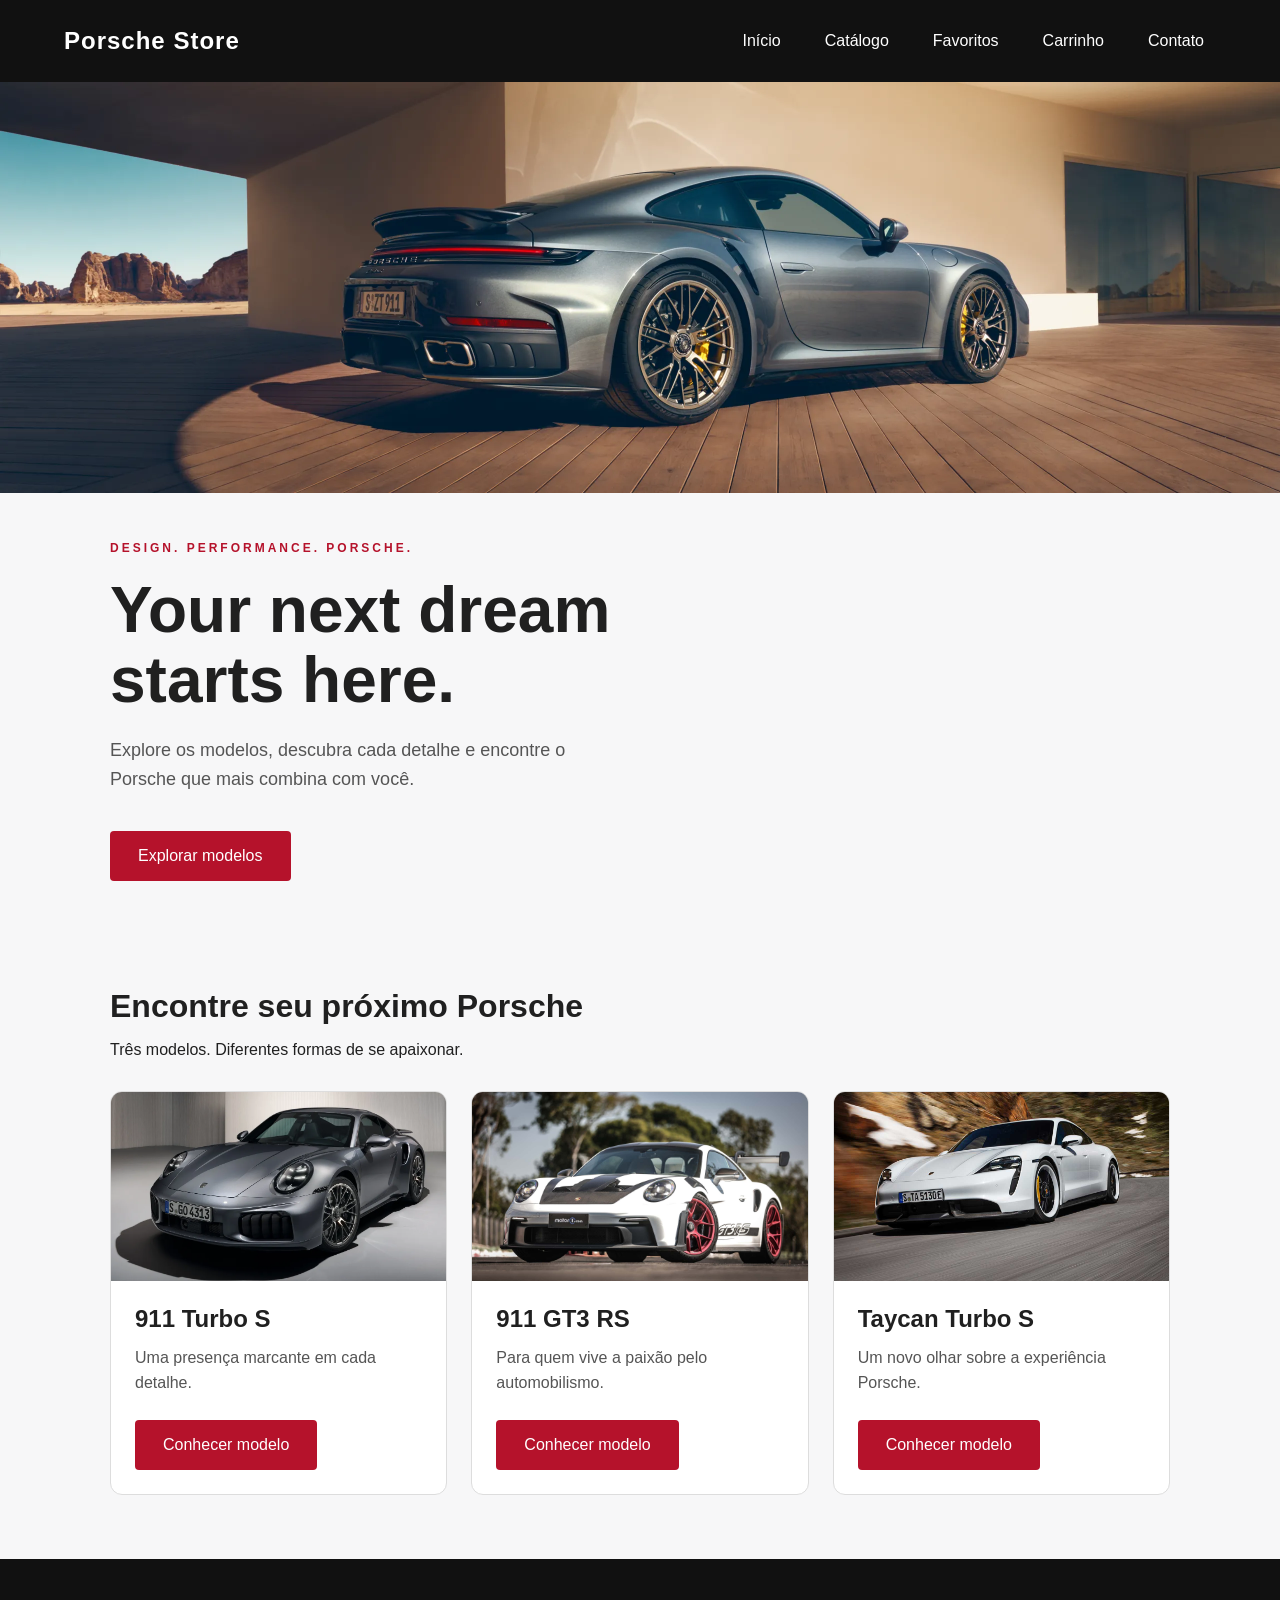
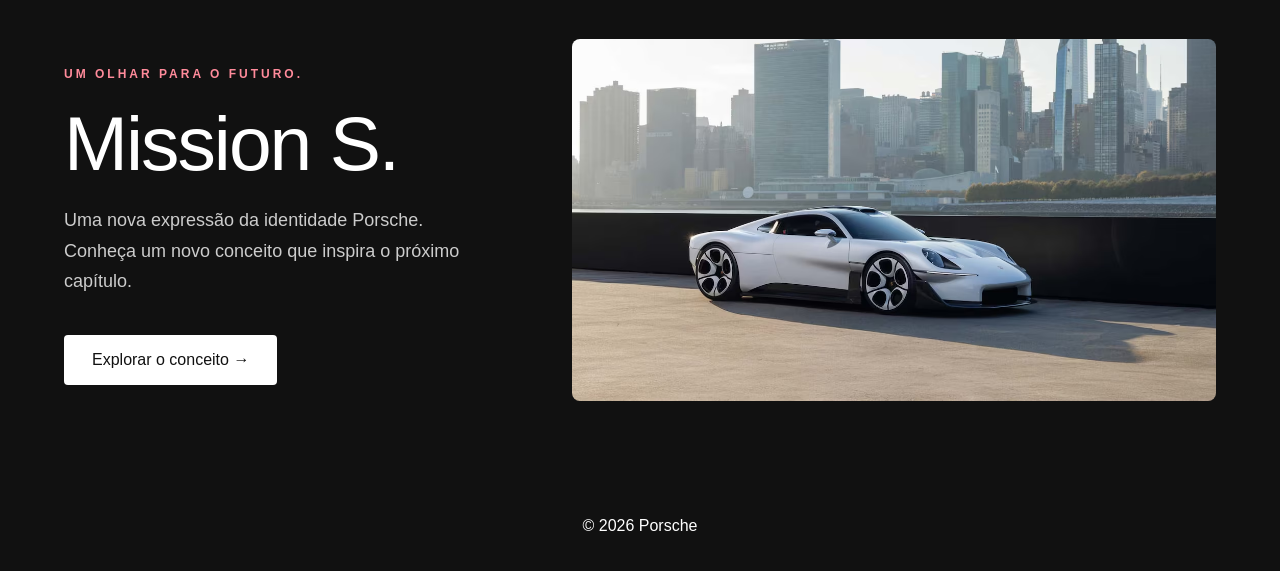
<file: index.html>
<!DOCTYPE html>
<html lang="pt-BR">
<head>
    <meta charset="UTF-8">
    <meta name="viewport" content="width=device-width, initial-scale=1.0">
    <title>Porsche Store | Início</title>
    <link rel="stylesheet" href="css/style.css">
    <style>
        .pagina-inicial .destaque h1 {
            text-wrap: balance;
        }
    </style>
</head>
<body>
    <header class="cabecalho">
        <a class="marca" href="index.html">
            Porsche Store
        </a>

        <nav class="menu" aria-label="Menu principal">
            <a href="index.html">Início</a>
            <a href="catalogo.html">Catálogo</a>
            <a href="favoritos.html">Favoritos</a>
            <a href="carrinho.html">Carrinho</a>
            <a href="contato.html">Contato</a>
        </nav>
    </header>

    <main class="pagina-inicial">
        <div class="banner">
            <img
                class="imagem-destaque"
                src="img/porsche-destaque.webp"
                alt="Porsche 911 Carrera Turbo S prata visto de trás e de lado em um cenário com arquitetura moderna."
            >    
        </div>
        <section class="destaque">
            <p class="destaque-etiqueta" style="margin-top: 0;">Design. Performance. Porsche.</p>
            <h1>Your next dream starts here.</h1>
            <p class="destaque-descricao">
                Explore os modelos, descubra cada detalhe e encontre o Porsche que mais combina com você.
            </p>
            <a class="botao" href="catalogo.html">Explorar modelos</a>
        </section>

        <section class="modelos">
            <h2>Encontre seu próximo Porsche</h2>
            <p>Três modelos. Diferentes formas de se apaixonar.</p>

            <div class="grade-modelos">
                <article class="card-modelo revelar">
                    <img
                        src="img/911-turbo-s.webp"
                        alt="Porsche 911 Turbo S"
                        loading="lazy"
                    >
                    <div class="card-conteudo">
                        <h3>911 Turbo S</h3>
                        <p>Uma presença marcante em cada detalhe.</p>
                        <a class="botao" href="911-turbo-s.html">
                            Conhecer modelo
                        </a>
                    </div>
                </article>

                <article class="card-modelo revelar">
                    <img
                        src="img/911-gt3-rs.jpg"
                        alt="Porsche 911 GT3 RS"
                        loading="lazy"
                    >
                    <div class="card-conteudo">
                        <h3>911 GT3 RS</h3>
                        <p>Para quem vive a paixão pelo automobilismo.</p>
                        <a class="botao" href="911-gt3-rs.html">
                            Conhecer modelo
                        </a>
                    </div>
                </article>

                <article class="card-modelo revelar">
                    <img
                        src="img/taycan-turbo-s.jpg"
                        alt="Porsche Taycan Turbo S"
                        loading="lazy"
                    >
                    <div class="card-conteudo">
                        <h3>Taycan Turbo S</h3>
                        <p>Um novo olhar sobre a experiência Porsche.</p>
                        <a class="botao" href="taycan-turbo-s.html">
                            Conhecer modelo
                        </a>
                    </div>
                </article>
            </div>

        </section>

        <section class="conceito">
            <div class="conceito-layout">
                <div class="conceito-texto revelar">
                    <p class="destaque-etiqueta">Um olhar para o futuro.</p>
                    <h2>Mission S.</h2>
                    <p class="conceito-descricao">
                        Uma nova expressão da identidade Porsche.
                        Conheça um novo conceito que inspira o próximo capítulo.
                    </p>
                    <a class="botao botao-claro" href="mission-s.html">
                        Explorar o conceito →
                    </a>
                </div>

                <div class="conceito-imagem revelar">
                    <img
                        src="img/mission-s.avif"
                        alt="Porsche Mission S"
                        loading="lazy"
                    >
                </div>
            </div>

        </section>

    </main>

    <footer>
        <p>&copy; 2026 Porsche</p>
    </footer>
    <script src="js/script.js"></script>
</body>
</html>
</file>
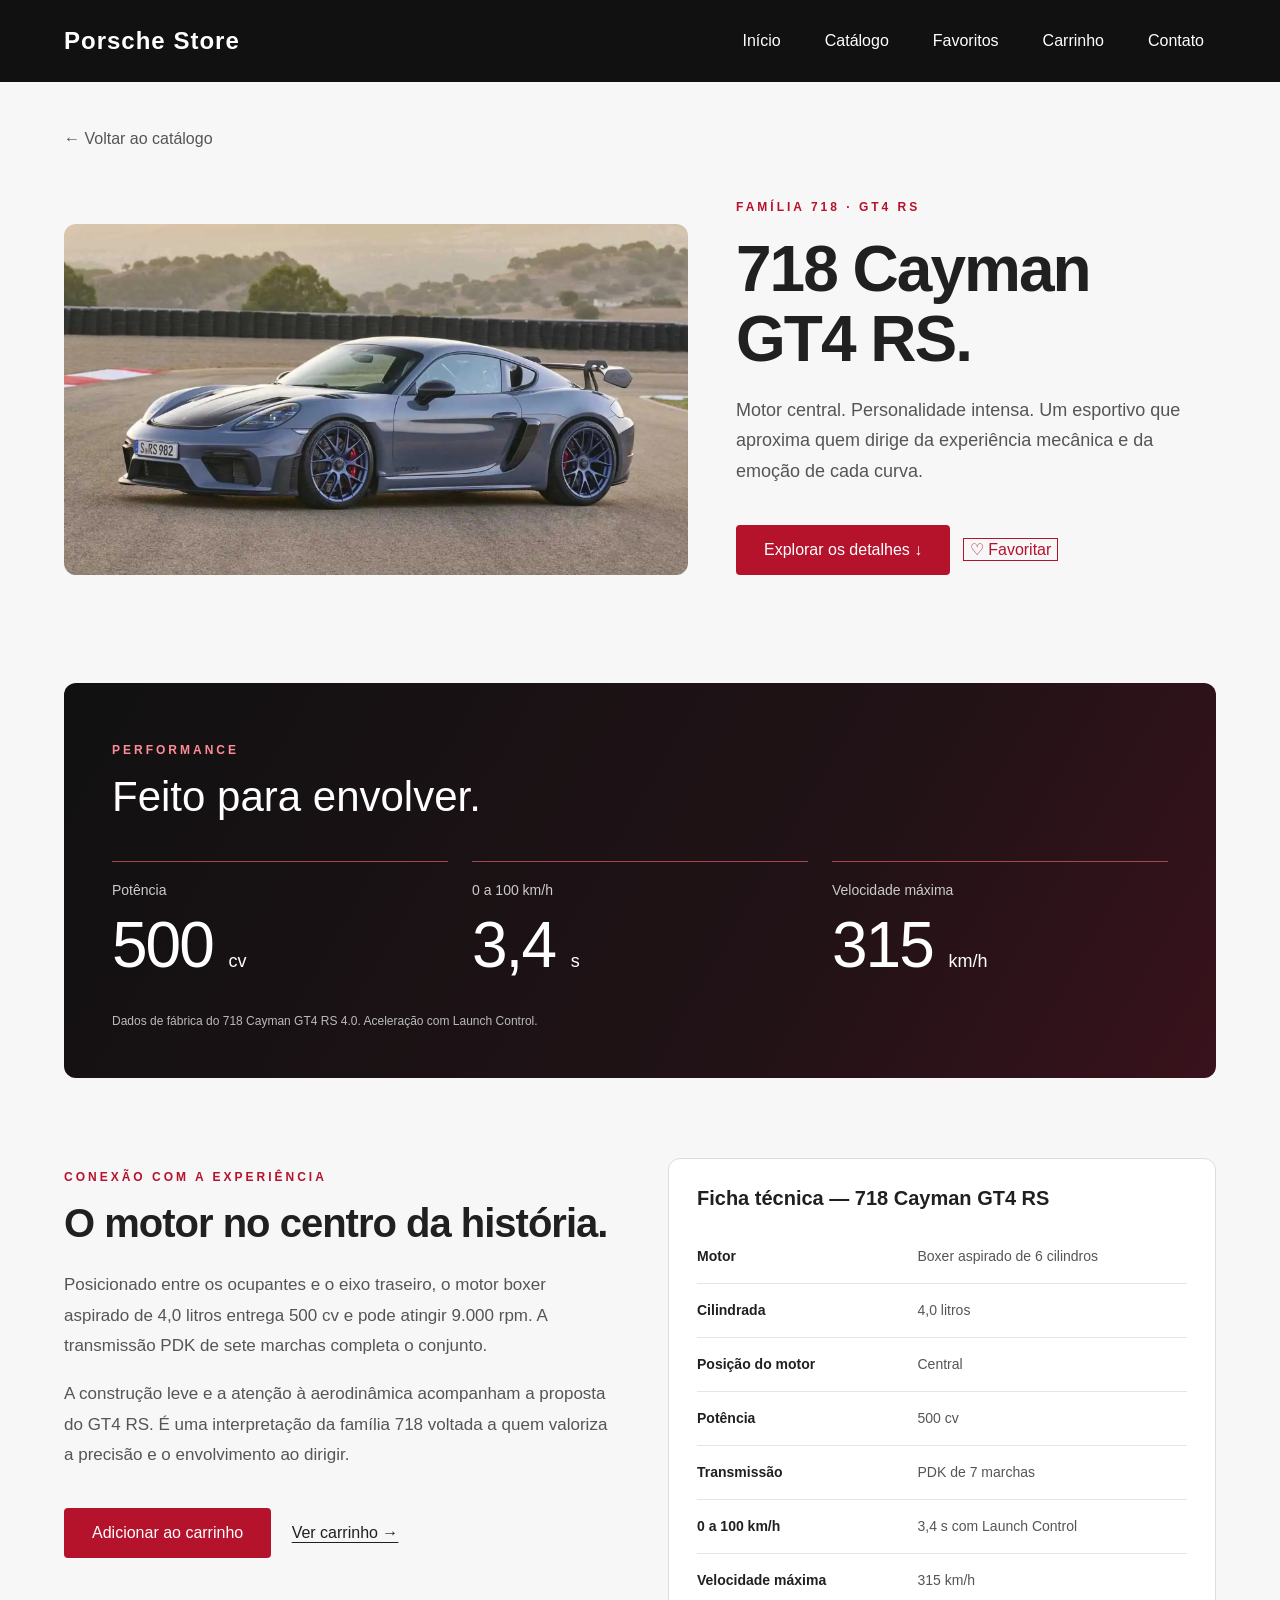
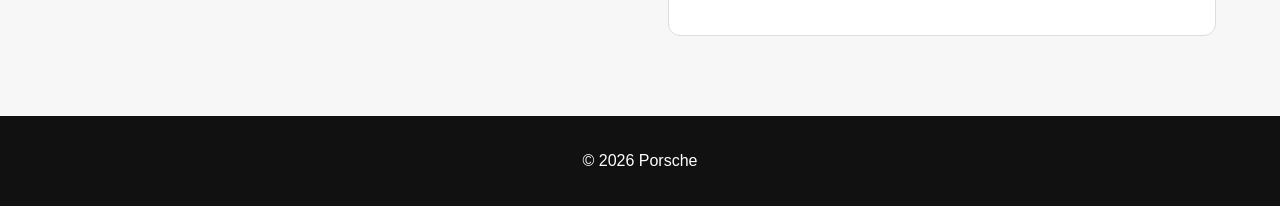
<file: 718-cayman-gt4-rs.html>
<!DOCTYPE html>
<html lang="pt-BR">
<head>
    <meta charset="UTF-8">
    <meta name="viewport" content="width=device-width, initial-scale=1.0">
    <title>718 Cayman GT4 RS | Porsche Store</title>
    <link rel="stylesheet" href="css/style.css">
    <script src="js/script.js" defer></script>
</head>
<body>
    <header class="cabecalho">
        <a class="marca" href="index.html">Porsche Store</a>

        <nav class="menu" aria-label="Menu principal">
            <a href="index.html">Início</a>
            <a href="catalogo.html">Catálogo</a>
            <a href="favoritos.html">Favoritos</a>
            <a href="carrinho.html">Carrinho</a>
            <a href="contato.html">Contato</a>
        </nav>
    </header>

    <main class="pagina-modelo">
        <a class="voltar" href="catalogo.html">← Voltar ao catálogo</a>

        <section class="modelo-apresentacao" aria-labelledby="nome-modelo">
            <div class="modelo-foto revelar">
                <img src="img/718-cayman-gt4-rs.webp"
                     alt="Porsche 718 Cayman GT4 RS">
            </div>

            <div class="modelo-informacoes revelar">
                <p class="destaque-etiqueta">Família 718 · GT4 RS</p>
                <h1 id="nome-modelo">718 Cayman GT4 RS.</h1>

                <p class="modelo-descricao">
                    Motor central. Personalidade intensa.
                    Um esportivo que aproxima quem dirige
                    da experiência mecânica e da emoção de cada curva.
                </p>

                <a class="botao" href="#detalhes">Explorar os detalhes ↓</a>

                <button class="botao-favorito" type="button"
                        data-favorito="718-cayman-gt4-rs" aria-pressed="false">
                        ♡ Favoritar
                    </button>
                    <p class="mensagem-favorito" role="status"></p>
            </div>
        </section>

        <section class="modelo-desempenho revelar"
                 aria-labelledby="titulo-desempenho">
            <p class="destaque-etiqueta">Performance</p>
            <h2 id="titulo-desempenho">Feito para envolver.</h2>

            <dl class="grade-desempenho">
                <div>
                    <dt>Potência</dt>
                    <dd>500 <span>cv</span></dd>
                </div>
                <div>
                    <dt>0 a 100 km/h</dt>
                    <dd>3,4 <span>s</span></dd>
                </div>
                <div>
                    <dt>Velocidade máxima</dt>
                    <dd>315 <span>km/h</span></dd>
                </div>
            </dl>

            <p class="desempenho-nota">
                Dados de fábrica do 718 Cayman GT4 RS 4.0.
                Aceleração com Launch Control.
            </p>
        </section>

        <section class="modelo-detalhes revelar" id="detalhes"
                 aria-labelledby="titulo-detalhes">
            <div class="modelo-detalhes-texto">
                <p class="destaque-etiqueta">Conexão com a experiência</p>
                <h2 id="titulo-detalhes">O motor no centro da história.</h2>

                <p>
                    Posicionado entre os ocupantes e o eixo traseiro,
                    o motor boxer aspirado de 4,0 litros entrega
                    500 cv e pode atingir 9.000 rpm.
                    A transmissão PDK de sete marchas completa o conjunto.
                </p>

                <p>
                    A construção leve e a atenção à aerodinâmica
                    acompanham a proposta do GT4 RS. É uma interpretação
                    da família 718 voltada a quem valoriza a precisão
                    e o envolvimento ao dirigir.
                </p>

                <button class="botao botao-comprar" type="button"
                        data-comprar="718-cayman-gt4-rs">
                    Adicionar ao carrinho
                </button>

                <a class="link-carrinho" href="carrinho.html">Ver carrinho →</a>

                <p class="mensagem-carrinho" role="status"></p>
            </div>

            <div class="ficha-modelo">
                <table>
                    <caption>Ficha técnica — 718 Cayman GT4 RS</caption>
                    <tbody>
                        <tr>
                            <th scope="row">Motor</th>
                            <td>Boxer aspirado de 6 cilindros</td>
                        </tr>
                        <tr>
                            <th scope="row">Cilindrada</th>
                            <td>4,0 litros</td>
                        </tr>
                        <tr>
                            <th scope="row">Posição do motor</th>
                            <td>Central</td>
                        </tr>
                        <tr>
                            <th scope="row">Potência</th>
                            <td>500 cv</td>
                        </tr>
                        <tr>
                            <th scope="row">Transmissão</th>
                            <td>PDK de 7 marchas</td>
                        </tr>
                        <tr>
                            <th scope="row">0 a 100 km/h</th>
                            <td>3,4 s com Launch Control</td>
                        </tr>
                        <tr>
                            <th scope="row">Velocidade máxima</th>
                            <td>315 km/h</td>
                        </tr>
                    </tbody>
                </table>
            </div>
        </section>
    </main>

    <footer>
        <p>&copy; 2026 Porsche</p>
    </footer>
</body>
</html>
</file>
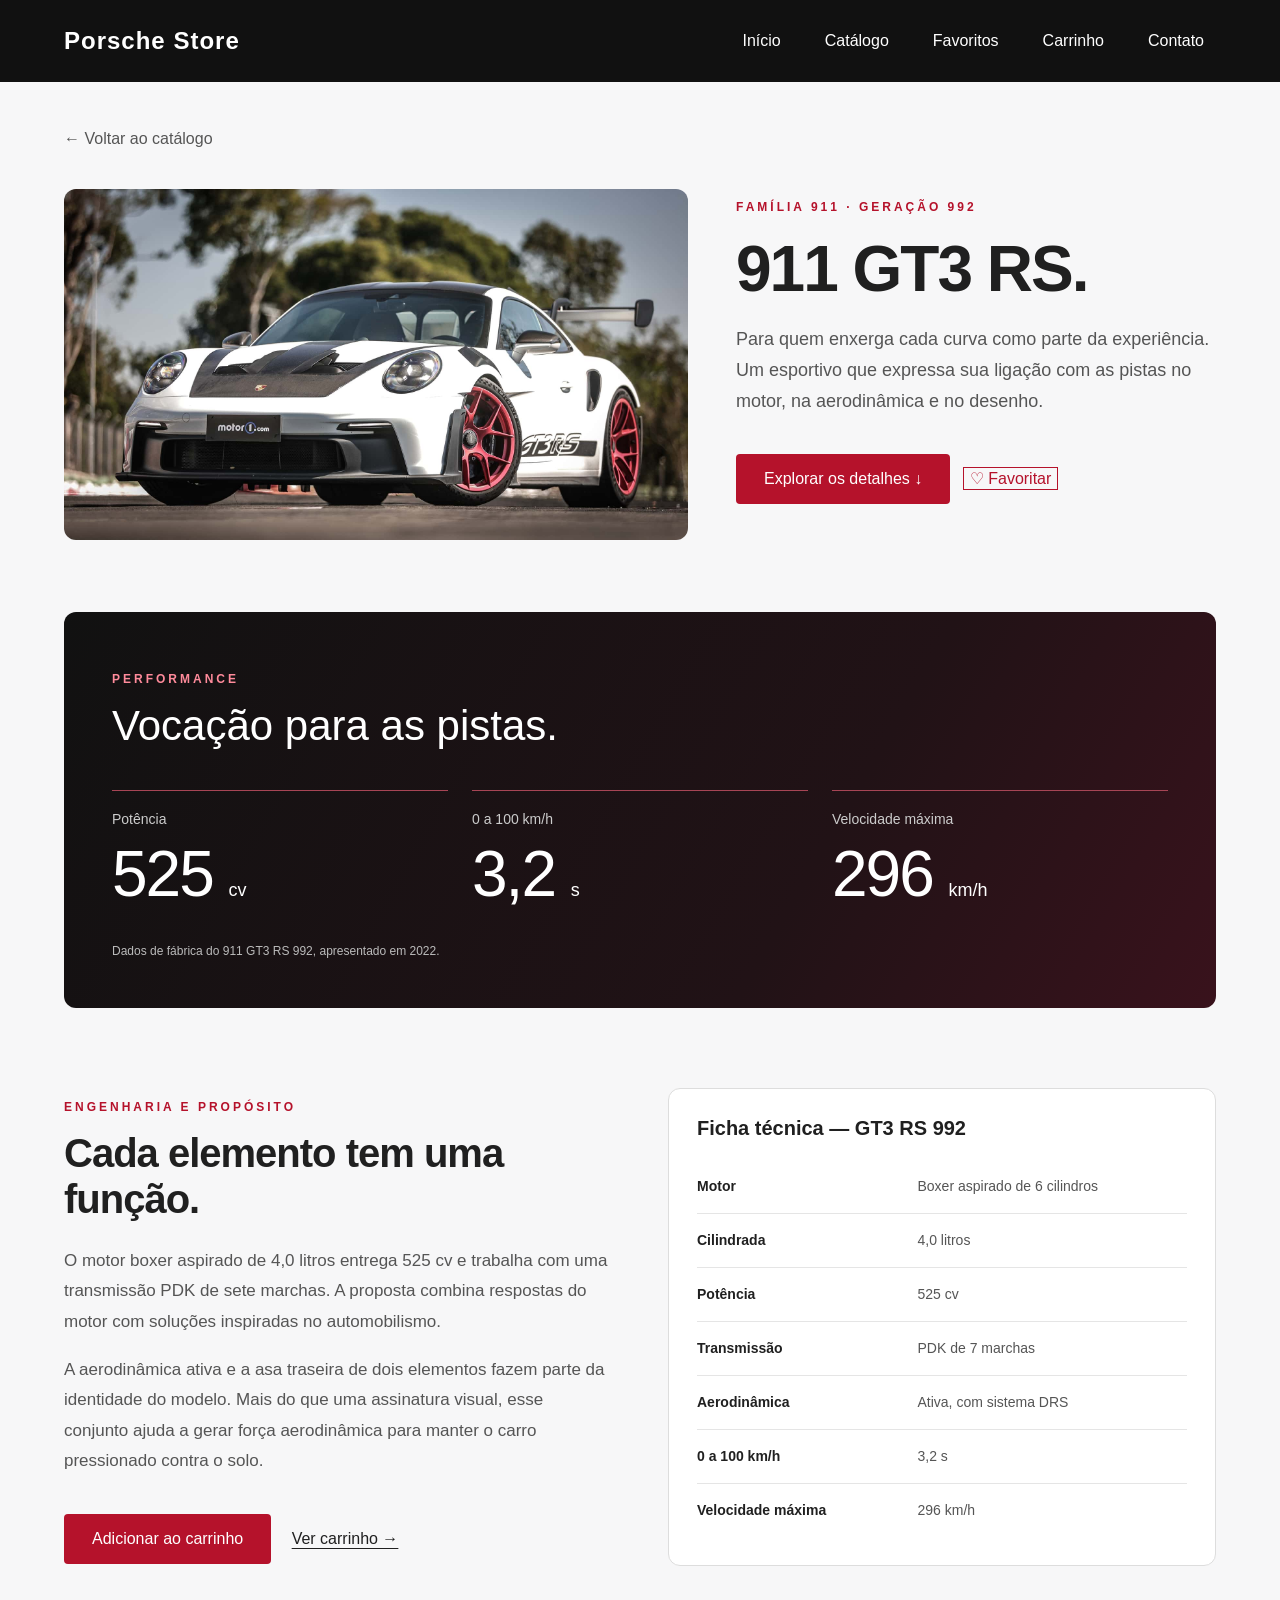
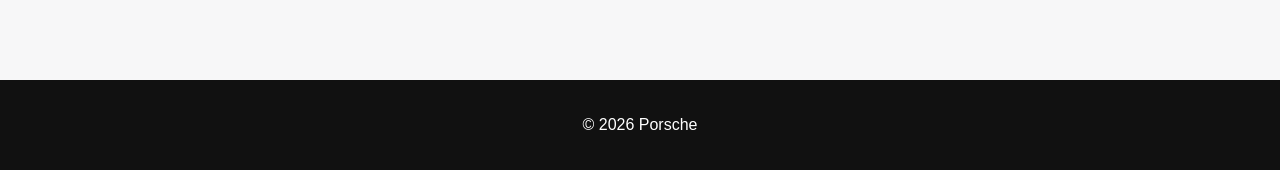
<file: 911-gt3-rs.html>
<!DOCTYPE html>
<html lang="pt-BR">
<head>
    <meta charset="UTF-8">
    <meta name="viewport" content="width=device-width, initial-scale=1.0">
    <title>911 GT3 RS | Porsche Store</title>
    <link rel="stylesheet" href="css/style.css">
    <script src="js/script.js" defer></script>
</head>
<body>
    <header class="cabecalho">
        <a class="marca" href="index.html">Porsche Store</a>

        <nav class="menu" aria-label="Menu principal">
            <a href="index.html">Início</a>
            <a href="catalogo.html">Catálogo</a>
            <a href="favoritos.html">Favoritos</a>
            <a href="carrinho.html">Carrinho</a>
            <a href="contato.html">Contato</a>
        </nav>
    </header>

    <main class="pagina-modelo">
        <a class="voltar" href="catalogo.html">← Voltar ao catálogo</a>

        <section class="modelo-apresentacao" aria-labelledby="nome-modelo">
            <div class="modelo-foto revelar">
                <img src="img/911-gt3-rs.jpg" alt="Porsche 911 GT3 RS">
            </div>

            <div class="modelo-informacoes revelar">
                <p class="destaque-etiqueta">Família 911 · Geração 992</p>
                <h1 id="nome-modelo">911 GT3 RS.</h1>

                <p class="modelo-descricao">
                    Para quem enxerga cada curva como parte da experiência.
                    Um esportivo que expressa sua ligação com as pistas
                    no motor, na aerodinâmica e no desenho.
                </p>

                <a class="botao" href="#detalhes">Explorar os detalhes ↓</a>

                <button class="botao-favorito" type="button"
                        data-favorito="911-gt3-rs" aria-pressed="false">
                        ♡ Favoritar
                    </button>
                    <p class="mensagem-favorito" role="status"></p>
            </div>
        </section>

        <section class="modelo-desempenho revelar"
                 aria-labelledby="titulo-desempenho">
            <p class="destaque-etiqueta">Performance</p>
            <h2 id="titulo-desempenho">Vocação para as pistas.</h2>

            <dl class="grade-desempenho">
                <div>
                    <dt>Potência</dt>
                    <dd>525 <span>cv</span></dd>
                </div>
                <div>
                    <dt>0 a 100 km/h</dt>
                    <dd>3,2 <span>s</span></dd>
                </div>
                <div>
                    <dt>Velocidade máxima</dt>
                    <dd>296 <span>km/h</span></dd>
                </div>
            </dl>

            <p class="desempenho-nota">
                Dados de fábrica do 911 GT3 RS 992,
                apresentado em 2022.
            </p>
        </section>

        <section class="modelo-detalhes revelar" id="detalhes"
                 aria-labelledby="titulo-detalhes">
            <div class="modelo-detalhes-texto">
                <p class="destaque-etiqueta">Engenharia e propósito</p>
                <h2 id="titulo-detalhes">Cada elemento tem uma função.</h2>

                <p>
                    O motor boxer aspirado de 4,0 litros entrega
                    525 cv e trabalha com uma transmissão PDK
                    de sete marchas. A proposta combina respostas
                    do motor com soluções inspiradas no automobilismo.
                </p>

                <p>
                    A aerodinâmica ativa e a asa traseira de dois
                    elementos fazem parte da identidade do modelo.
                    Mais do que uma assinatura visual, esse conjunto
                    ajuda a gerar força aerodinâmica para manter
                    o carro pressionado contra o solo.
                </p>

                <button class="botao botao-comprar" type="button"
                        data-comprar="911-gt3-rs">
                    Adicionar ao carrinho
                </button>

                <a class="link-carrinho" href="carrinho.html">Ver carrinho →</a>

                <p class="mensagem-carrinho" role="status"></p>
            </div>

            <div class="ficha-modelo">
                <table>
                    <caption>Ficha técnica — GT3 RS 992</caption>
                    <tbody>
                        <tr>
                            <th scope="row">Motor</th>
                            <td>Boxer aspirado de 6 cilindros</td>
                        </tr>
                        <tr>
                            <th scope="row">Cilindrada</th>
                            <td>4,0 litros</td>
                        </tr>
                        <tr>
                            <th scope="row">Potência</th>
                            <td>525 cv</td>
                        </tr>
                        <tr>
                            <th scope="row">Transmissão</th>
                            <td>PDK de 7 marchas</td>
                        </tr>
                        <tr>
                            <th scope="row">Aerodinâmica</th>
                            <td>Ativa, com sistema DRS</td>
                        </tr>
                        <tr>
                            <th scope="row">0 a 100 km/h</th>
                            <td>3,2 s</td>
                        </tr>
                        <tr>
                            <th scope="row">Velocidade máxima</th>
                            <td>296 km/h</td>
                        </tr>
                    </tbody>
                </table>
            </div>
        </section>
    </main>

    <footer>
        <p>&copy; 2026 Porsche</p>
    </footer>
</body>
</html>
</file>
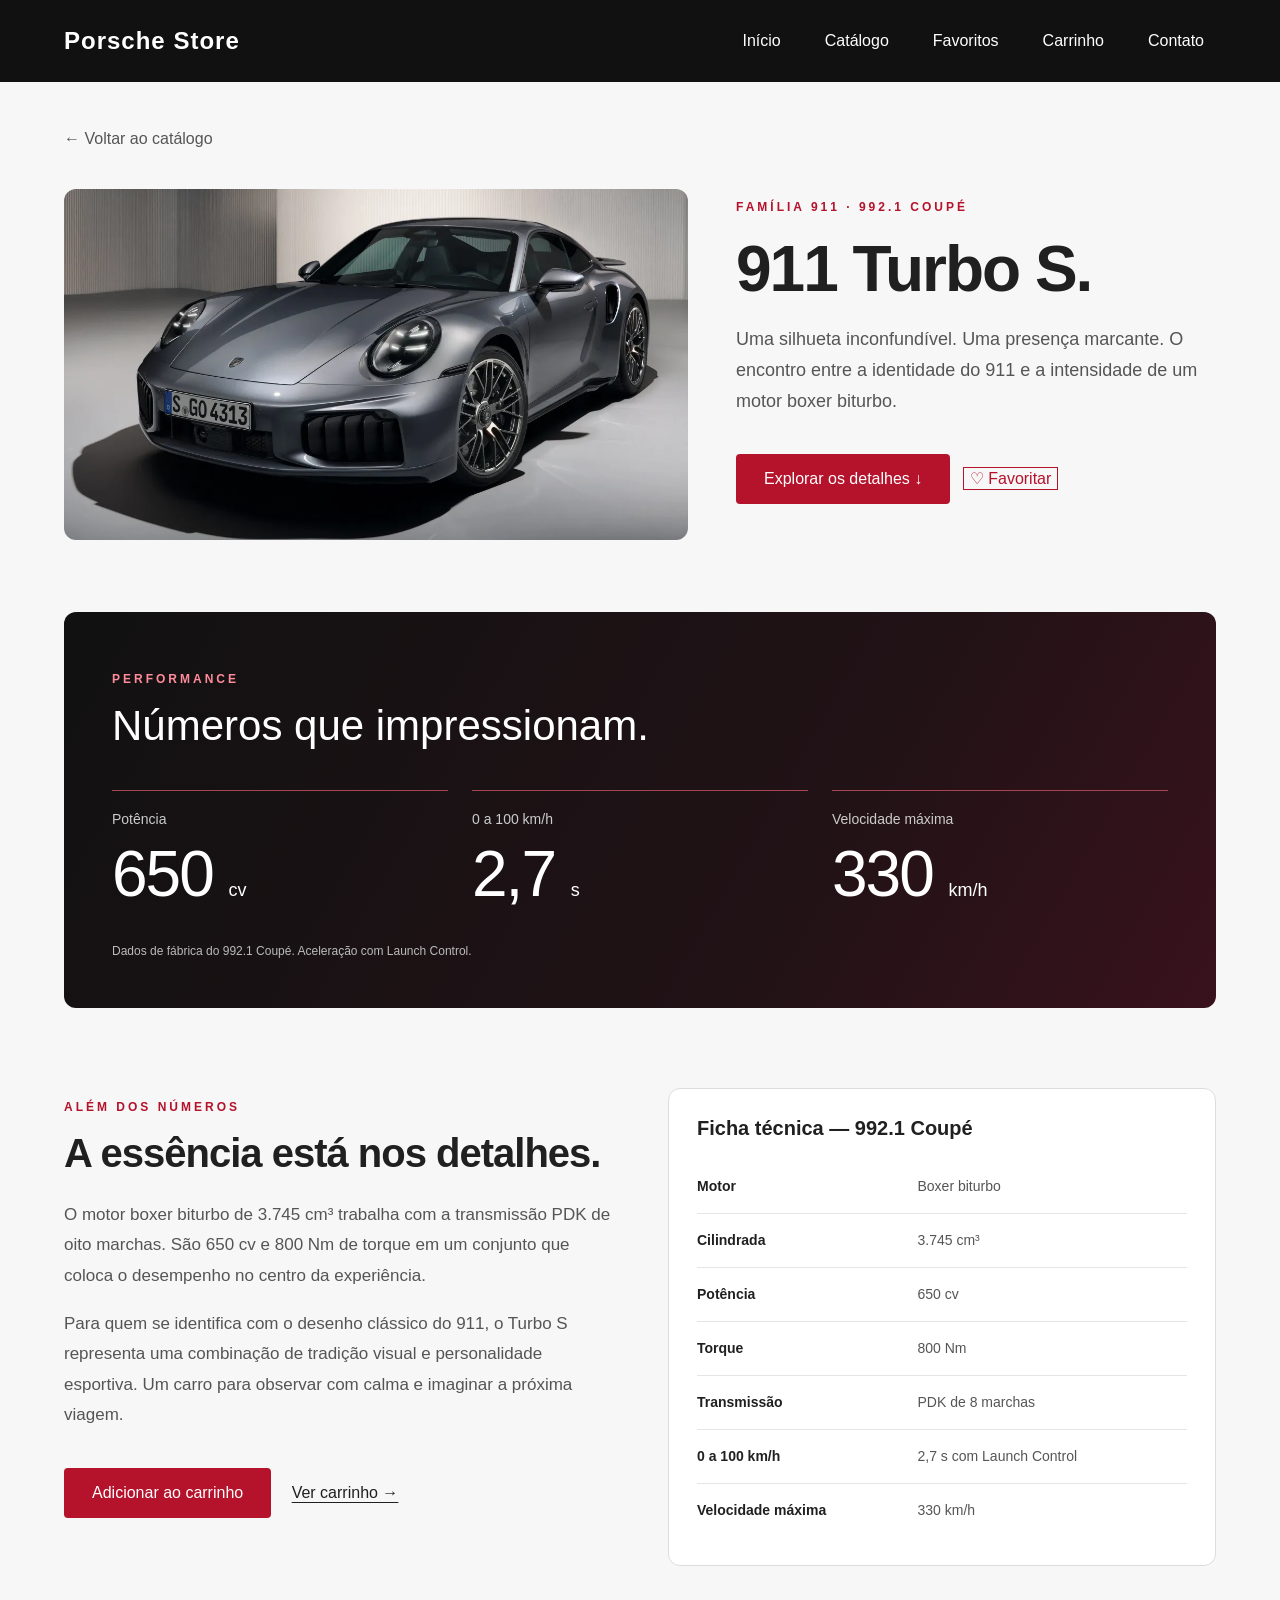
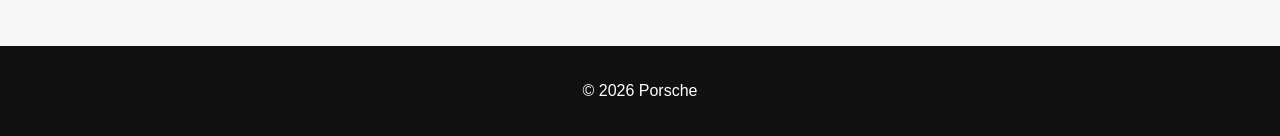
<file: 911-turbo-s.html>
<!DOCTYPE html>
<html lang="pt-BR">
<head>
    <meta charset="UTF-8">
    <meta name="viewport" content="width=device-width, initial-scale=1.0">
    <title>911 Turbo S | Porsche Store</title>
    <link rel="stylesheet" href="css/style.css">
    <script src="js/script.js" defer></script>
</head>
<body>
    <header class="cabecalho">
        <a class="marca" href="index.html">Porsche Store</a>

        <nav class="menu" aria-label="Menu principal">
            <a href="index.html">Início</a>
            <a href="catalogo.html">Catálogo</a>
            <a href="favoritos.html">Favoritos</a>
            <a href="carrinho.html">Carrinho</a>
            <a href="contato.html">Contato</a>
        </nav>
    </header>

    <main class="pagina-modelo">
        <a class="voltar" href="catalogo.html">← Voltar ao catálogo</a>

        <section class="modelo-apresentacao" aria-labelledby="nome-modelo">
            <div class="modelo-foto revelar">
                <img src="img/911-turbo-s.webp" alt="Porsche 911 Turbo S">
            </div>

            <div class="modelo-informacoes revelar">
                <p class="destaque-etiqueta">Família 911 · 992.1 Coupé</p>
                <h1 id="nome-modelo">911 Turbo S.</h1>

                <p class="modelo-descricao">
                    Uma silhueta inconfundível. Uma presença marcante.
                    O encontro entre a identidade do 911 e a intensidade
                    de um motor boxer biturbo.
                </p>

                <a class="botao" href="#detalhes">Explorar os detalhes ↓</a>

                <button class="botao-favorito" type="button"
                        data-favorito="911-turbo-s" aria-pressed="false">
                        ♡ Favoritar
                    </button>
                    <p class="mensagem-favorito" role="status"></p>
            </div>
        </section>

        <section class="modelo-desempenho revelar"
                 aria-labelledby="titulo-desempenho">
            <p class="destaque-etiqueta">Performance</p>
            <h2 id="titulo-desempenho">Números que impressionam.</h2>

            <dl class="grade-desempenho">
                <div>
                    <dt>Potência</dt>
                    <dd>650 <span>cv</span></dd>
                </div>
                <div>
                    <dt>0 a 100 km/h</dt>
                    <dd>2,7 <span>s</span></dd>
                </div>
                <div>
                    <dt>Velocidade máxima</dt>
                    <dd>330 <span>km/h</span></dd>
                </div>
            </dl>

            <p class="desempenho-nota">
                Dados de fábrica do 992.1 Coupé.
                Aceleração com Launch Control.
            </p>
        </section>

        <section class="modelo-detalhes revelar" id="detalhes"
                 aria-labelledby="titulo-detalhes">
            <div class="modelo-detalhes-texto">
                <p class="destaque-etiqueta">Além dos números</p>
                <h2 id="titulo-detalhes">A essência está nos detalhes.</h2>

                <p>
                    O motor boxer biturbo de 3.745 cm³ trabalha com
                    a transmissão PDK de oito marchas. São 650 cv
                    e 800 Nm de torque em um conjunto que coloca
                    o desempenho no centro da experiência.
                </p>

                <p>
                    Para quem se identifica com o desenho clássico
                    do 911, o Turbo S representa uma combinação
                    de tradição visual e personalidade esportiva.
                    Um carro para observar com calma e imaginar
                    a próxima viagem.
                </p>

                <button class="botao botao-comprar" type="button"
                        data-comprar="911-turbo-s">
                    Adicionar ao carrinho
                </button>

                <a class="link-carrinho" href="carrinho.html">Ver carrinho →</a>

                <p class="mensagem-carrinho" role="status"></p>
            </div>

            <div class="ficha-modelo">
                <table>
                    <caption>Ficha técnica — 992.1 Coupé</caption>
                    <tbody>
                        <tr>
                            <th scope="row">Motor</th>
                            <td>Boxer biturbo</td>
                        </tr>
                        <tr>
                            <th scope="row">Cilindrada</th>
                            <td>3.745 cm³</td>
                        </tr>
                        <tr>
                            <th scope="row">Potência</th>
                            <td>650 cv</td>
                        </tr>
                        <tr>
                            <th scope="row">Torque</th>
                            <td>800 Nm</td>
                        </tr>
                        <tr>
                            <th scope="row">Transmissão</th>
                            <td>PDK de 8 marchas</td>
                        </tr>
                        <tr>
                            <th scope="row">0 a 100 km/h</th>
                            <td>2,7 s com Launch Control</td>
                        </tr>
                        <tr>
                            <th scope="row">Velocidade máxima</th>
                            <td>330 km/h</td>
                        </tr>
                    </tbody>
                </table>
            </div>
        </section>
    </main>

    <footer>
        <p>&copy; 2026 Porsche</p>
    </footer>
</body>
</html>
</file>
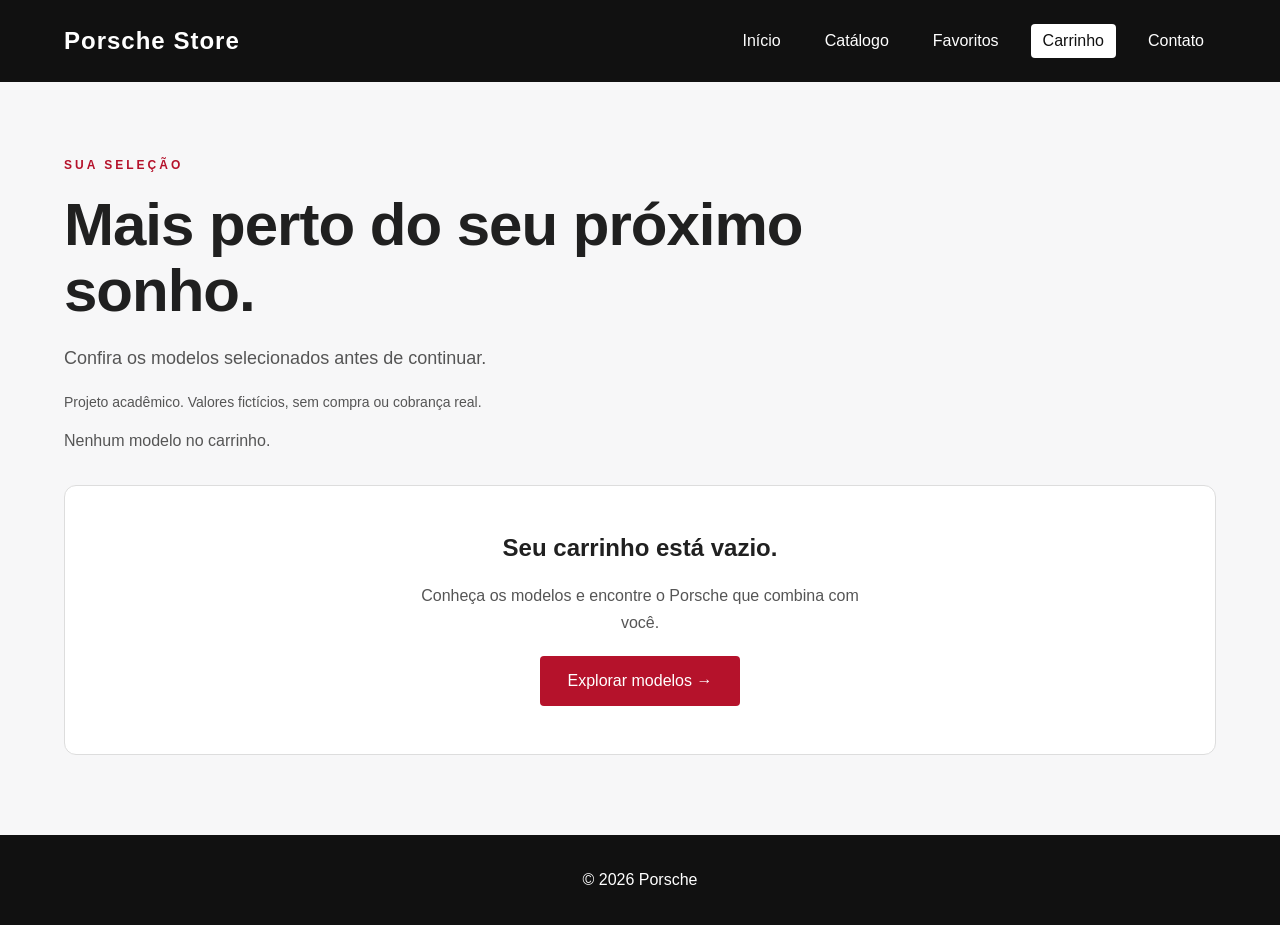
<file: carrinho.html>
<!DOCTYPE html>
<html lang="pt-BR">
<head>
    <meta charset="UTF-8">
    <meta name="viewport" content="width=device-width, initial-scale=1.0">
    <title>Carrinho | Porsche Store</title>
    <link rel="stylesheet" href="css/style.css">
    <script src="js/script.js" defer></script>
</head>
<body>
    <header class="cabecalho">
        <a class="marca" href="index.html">Porsche Store</a>

        <nav class="menu" aria-label="Menu principal">
            <a href="index.html">Início</a>
            <a href="catalogo.html">Catálogo</a>
            <a href="favoritos.html">Favoritos</a>
            <a href="carrinho.html" aria-current="page">Carrinho</a>
            <a href="contato.html">Contato</a>
        </nav>
    </header>

    <main class="pagina-catalogo">
        <p class="destaque-etiqueta">Sua seleção</p>
        <h1>Mais perto do seu próximo sonho.</h1>

        <p class="catalogo-descricao">
            Confira os modelos selecionados antes de continuar.
        </p>

        <p class="nota-compra">
            Projeto acadêmico. Valores fictícios, sem compra ou cobrança real.
        </p>

        <p id="mensagem-carrinho" role="status"></p>

        <div id="carrinho-vazio" class="estado-vazio" hidden>
            <h2>Seu carrinho está vazio.</h2>
            <p>
                Conheça os modelos e encontre o Porsche
                que combina com você.
            </p>
            <a class="botao" href="catalogo.html">Explorar modelos →</a>
        </div>

        <div id="conteudo-carrinho" class="layout-carrinho" hidden>
            <section aria-labelledby="titulo-itens">
                <h2 id="titulo-itens">Modelos selecionados</h2>
                <div id="lista-carrinho" class="lista-carrinho"></div>
            </section>

            <aside class="resumo-compra" aria-labelledby="titulo-resumo">
                <p class="destaque-etiqueta">Próximo passo</p>
                <h2 id="titulo-resumo">Resumo da compra</h2>

                <div class="linha-resumo">
                    <span>Modelos</span>
                    <span id="quantidade-carrinho">0</span>
                </div>

                <div class="linha-resumo total-compra">
                    <span>Total</span>
                    <strong id="total-carrinho">R$ 0,00</strong>
                </div>

                <p class="nota-compra">
                    Uma unidade por modelo selecionado.
                </p>

                <a class="botao" href="finalizacao.html">
                    Finalizar compra →
                </a>

                <a class="continuar-explorando" href="catalogo.html">
                    Continuar explorando
                </a>
            </aside>
        </div>
    </main>

    <footer>
        <p>&copy; 2026 Porsche</p>
    </footer>
</body>
</html>
</file>
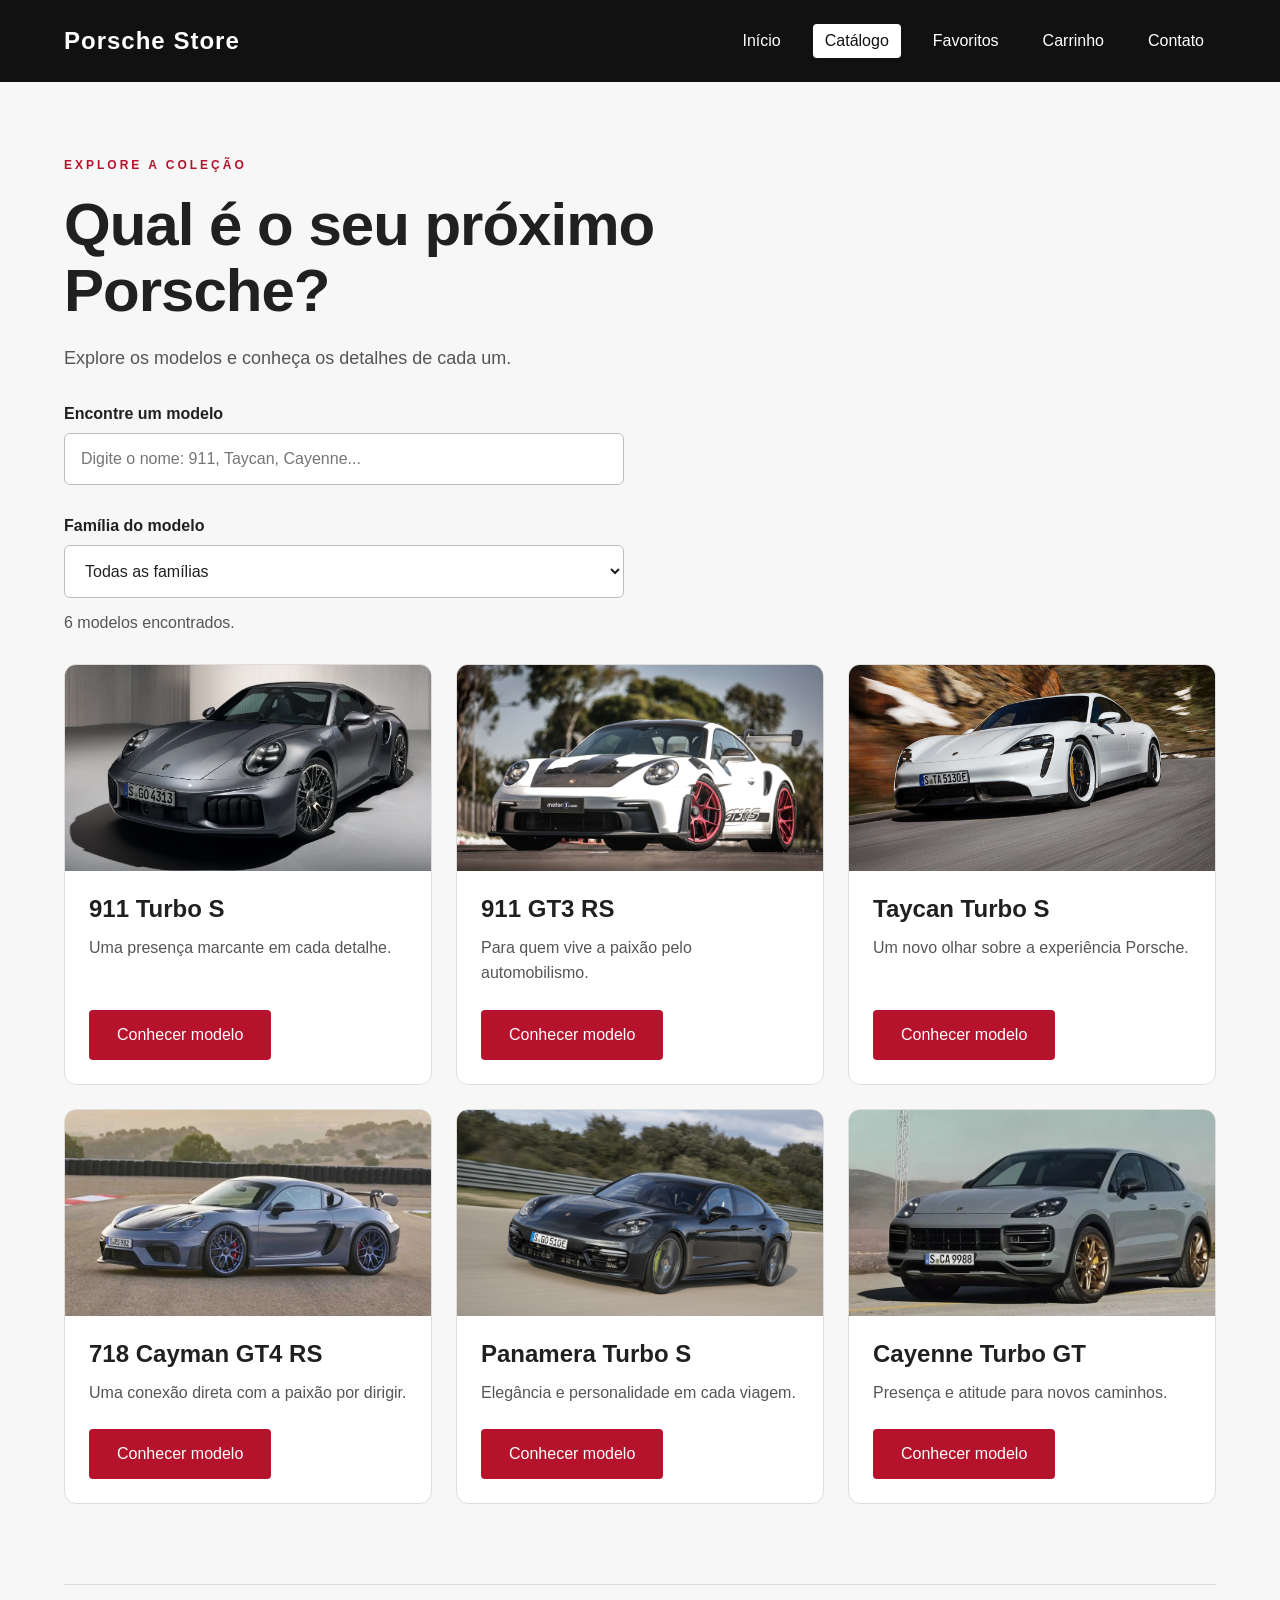
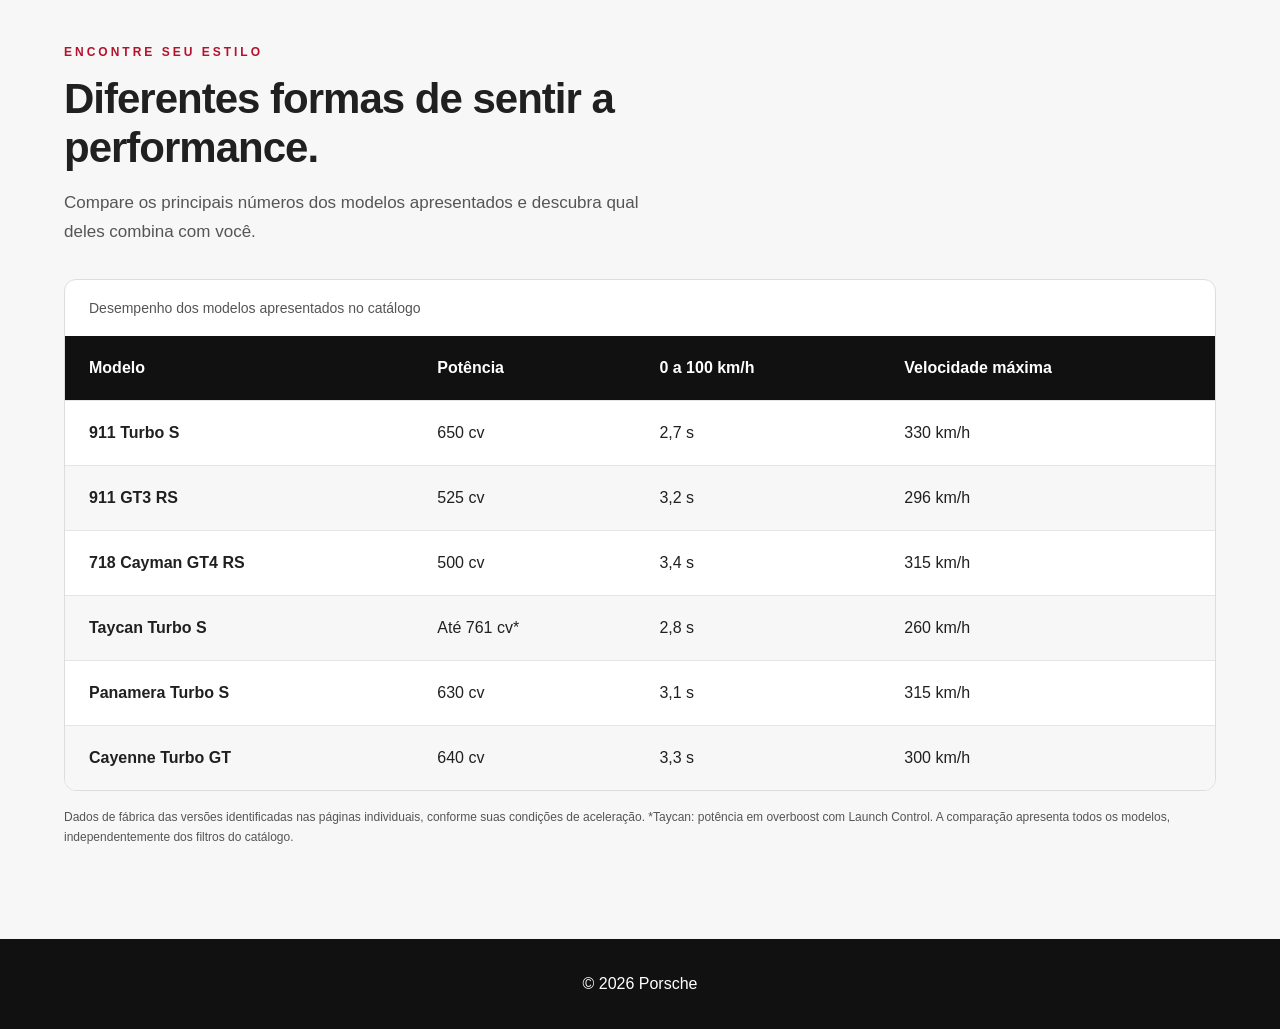
<file: catalogo.html>
<!DOCTYPE html>
<html lang="pt-BR">
<head>
    <meta charset="UTF-8">
    <meta name="viewport" content="width=device-width, initial-scale=1.0">
    <title>Porsche Store | Catálogo</title>
    <link rel="stylesheet" href="css/style.css">
</head>
<body>
    <header class="cabecalho">
        <a class="marca" href="index.html">
            Porsche Store
        </a>

        <nav class="menu" aria-label="Menu principal">
            <a href="index.html">Início</a>
            <a href="catalogo.html" aria-current="page">Catálogo</a>
            <a href="favoritos.html">Favoritos</a>
            <a href="carrinho.html">Carrinho</a>
            <a href="contato.html">Contato</a>
        </nav>
    </header>

    <main class="pagina-catalogo">
        <section class="modelos">
            <p class="destaque-etiqueta">Explore a coleção</p>
            <h1>Qual é o seu próximo Porsche?</h1>
            <p class="catalogo-descricao">
                Explore os modelos e conheça os detalhes de cada um.
            </p>

            <div class="busca-catalogo">
                <label for="busca-modelo">Encontre um modelo</label>
                <input
                    type="search"
                    id="busca-modelo"
                    placeholder="Digite o nome: 911, Taycan, Cayenne..."
                >
            </div>

            <div class="busca-catalogo">
                <label for="filtro-familia">Família do modelo</label>
                <select id="filtro-familia">
                    <option value="todos">Todas as famílias</option>
                    <option value="911">911</option>
                    <option value="718">718</option>
                    <option value="taycan">Taycan</option>
                    <option value="panamera">Panamera</option>
                    <option value="cayenne">Cayenne</option>
                </select>
            </div>

            <p id="resultado-busca" role="status"></p>

            <div class="grade-modelos">
                <article class="card-modelo revelar" data-familia="911">
                    <img
                        src="img/911-turbo-s.webp"
                        alt="Porsche 911 Turbo S"
                        loading="lazy"
                    >
                    <div class="card-conteudo">
                        <h3>911 Turbo S</h3>
                        <p>Uma presença marcante em cada detalhe.</p>
                        <a class="botao" href="911-turbo-s.html">
                            Conhecer modelo
                        </a>
                    </div>
                </article>

                <article class="card-modelo revelar" data-familia="911">
                    <img
                        src="img/911-gt3-rs.jpg"
                        alt="Porsche 911 GT3 RS"
                        loading="lazy"
                    >
                    <div class="card-conteudo">
                        <h3>911 GT3 RS</h3>
                        <p>Para quem vive a paixão pelo automobilismo.</p>
                        <a class="botao" href="911-gt3-rs.html">
                            Conhecer modelo
                        </a>
                    </div>
                </article>

                <article class="card-modelo revelar" data-familia="taycan">
                    <img
                        src="img/taycan-turbo-s.jpg"
                        alt="Porsche Taycan Turbo S"
                        loading="lazy"
                    >
                    <div class="card-conteudo">
                        <h3>Taycan Turbo S</h3>
                        <p>Um novo olhar sobre a experiência Porsche.</p>
                        <a class="botao" href="taycan-turbo-s.html">
                            Conhecer modelo
                        </a>
                    </div>
                </article>

                <article class="card-modelo revelar" data-familia="718">
                    <img
                        src="img/718-cayman-gt4-rs.webp"
                        alt="Porsche 718 Cayman GT4 RS"
                        loading="lazy"
                    >
                    <div class="card-conteudo">
                        <h3>718 Cayman GT4 RS</h3>
                        <p>Uma conexão direta com a paixão por dirigir.</p>
                        <a class="botao" href="718-cayman-gt4-rs.html">
                            Conhecer modelo
                        </a>
                    </div>
                </article>

                <article class="card-modelo revelar" data-familia="panamera">
                    <img
                        src="img/panamera-turbo-s.jpg"
                        alt="Porsche Panamera Turbo S"
                        loading="lazy"
                    >
                    <div class="card-conteudo">
                        <h3>Panamera Turbo S</h3>
                        <p>Elegância e personalidade em cada viagem.</p>
                        <a class="botao" href="panamera-turbo-s.html">
                            Conhecer modelo
                        </a>
                    </div>
                </article>

                <article class="card-modelo revelar" data-familia="cayenne">
                    <img
                        src="img/cayenne-turbo-gt.webp"
                        alt="Porsche Taycan Turbo S"
                        loading="lazy"
                    >
                    <div class="card-conteudo">
                        <h3>Cayenne Turbo GT</h3>
                        <p>Presença e atitude para novos caminhos.</p>
                        <a class="botao" href="cayenne-turbo-gt.html">
                            Conhecer modelo
                        </a>
                    </div>
                </article>
            </div>

        </section>

        <section class="comparacao-modelos" aria-labelledby="titulo-comparacao">
    <p class="destaque-etiqueta">Encontre seu estilo</p>
    <h2 id="titulo-comparacao">Diferentes formas de sentir a performance.</h2>

    <p class="comparacao-descricao">
        Compare os principais números dos modelos apresentados
        e descubra qual deles combina com você.
    </p>

    <div class="tabela-responsiva"
         role="region"
         aria-label="Comparação de desempenho dos modelos"
         tabindex="0">
        <table class="tabela-comparacao">
            <caption>Desempenho dos modelos apresentados no catálogo</caption>

            <thead>
                <tr>
                    <th scope="col">Modelo</th>
                    <th scope="col">Potência</th>
                    <th scope="col">0 a 100 km/h</th>
                    <th scope="col">Velocidade máxima</th>
                </tr>
            </thead>

            <tbody>
                <tr>
                    <th scope="row">
                        <a href="911-turbo-s.html">911 Turbo S</a>
                    </th>
                    <td>650 cv</td>
                    <td>2,7 s</td>
                    <td>330 km/h</td>
                </tr>

                <tr>
                    <th scope="row">
                        <a href="911-gt3-rs.html">911 GT3 RS</a>
                    </th>
                    <td>525 cv</td>
                    <td>3,2 s</td>
                    <td>296 km/h</td>
                </tr>

                <tr>
                    <th scope="row">
                        <a href="718-cayman-gt4-rs.html">
                            718 Cayman GT4 RS
                        </a>
                    </th>
                    <td>500 cv</td>
                    <td>3,4 s</td>
                    <td>315 km/h</td>
                </tr>

                <tr>
                    <th scope="row">
                        <a href="taycan-turbo-s.html">Taycan Turbo S</a>
                    </th>
                    <td>Até 761 cv*</td>
                    <td>2,8 s</td>
                    <td>260 km/h</td>
                </tr>

                <tr>
                    <th scope="row">
                        <a href="panamera-turbo-s.html">Panamera Turbo S</a>
                    </th>
                    <td>630 cv</td>
                    <td>3,1 s</td>
                    <td>315 km/h</td>
                </tr>

                <tr>
                    <th scope="row">
                        <a href="cayenne-turbo-gt.html">Cayenne Turbo GT</a>
                    </th>
                    <td>640 cv</td>
                    <td>3,3 s</td>
                    <td>300 km/h</td>
                </tr>
            </tbody>
        </table>
    </div>

    <p class="nota-comparacao">
        Dados de fábrica das versões identificadas nas páginas individuais,
        conforme suas condições de aceleração.
        *Taycan: potência em overboost com Launch Control.
        A comparação apresenta todos os modelos, independentemente
        dos filtros do catálogo.
    </p>
</section>
    </main>

    <footer>
        <p>&copy; 2026 Porsche</p>
    </footer>
    <script src="js/script.js"></script>
</body>
</html>
</file>
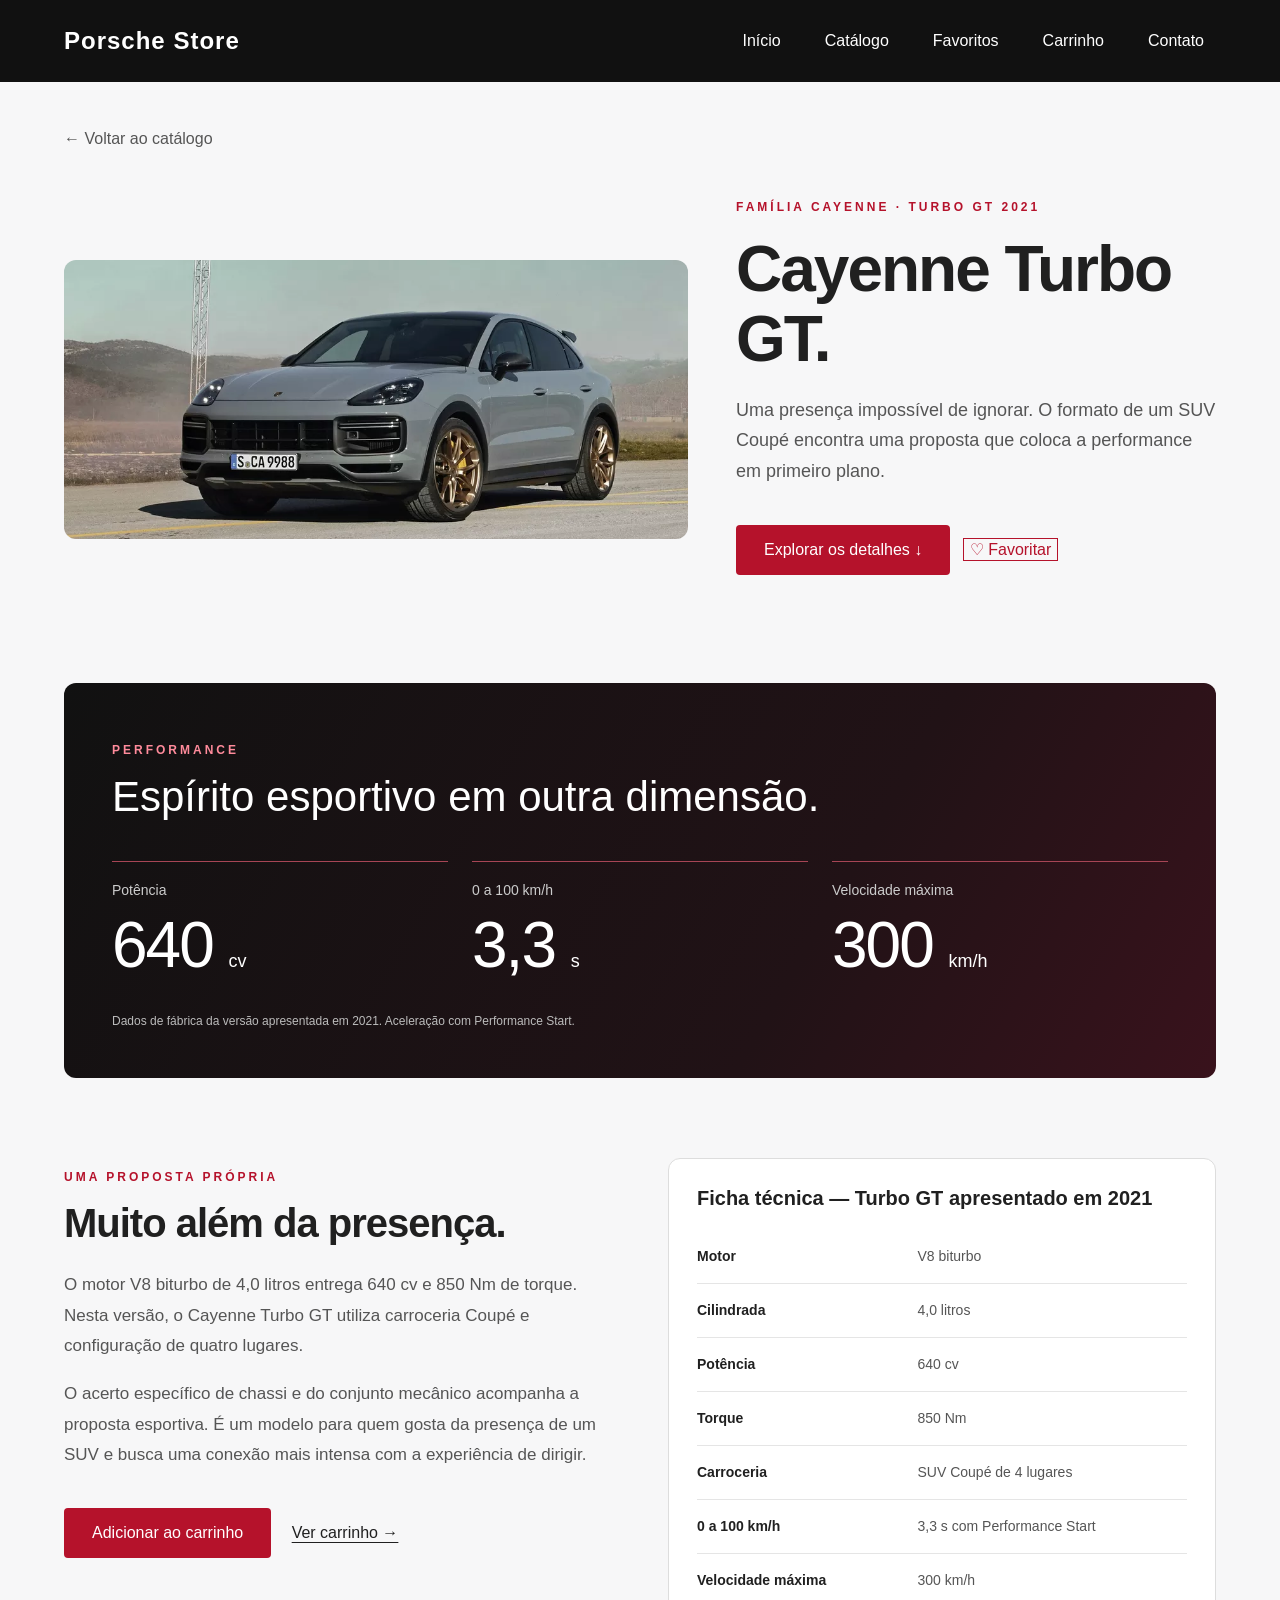
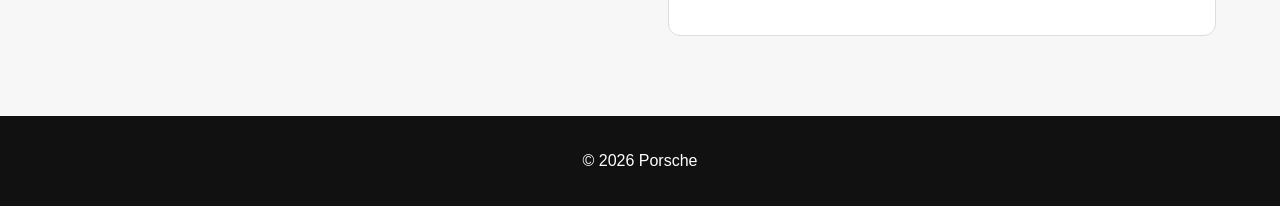
<file: cayenne-turbo-gt.html>
<!DOCTYPE html>
<html lang="pt-BR">
<head>
    <meta charset="UTF-8">
    <meta name="viewport" content="width=device-width, initial-scale=1.0">
    <title>Cayenne Turbo GT | Porsche Store</title>
    <link rel="stylesheet" href="css/style.css">
    <script src="js/script.js" defer></script>
</head>
<body>
    <header class="cabecalho">
        <a class="marca" href="index.html">Porsche Store</a>

        <nav class="menu" aria-label="Menu principal">
            <a href="index.html">Início</a>
            <a href="catalogo.html">Catálogo</a>
            <a href="favoritos.html">Favoritos</a>
            <a href="carrinho.html">Carrinho</a>
            <a href="contato.html">Contato</a>
        </nav>
    </header>

    <main class="pagina-modelo">
        <a class="voltar" href="catalogo.html">← Voltar ao catálogo</a>

        <section class="modelo-apresentacao" aria-labelledby="nome-modelo">
            <div class="modelo-foto revelar">
                <img src="img/cayenne-turbo-gt.webp"
                     alt="Porsche Cayenne Turbo GT">
            </div>

            <div class="modelo-informacoes revelar">
                <p class="destaque-etiqueta">Família Cayenne · Turbo GT 2021</p>
                <h1 id="nome-modelo">Cayenne Turbo GT.</h1>

                <p class="modelo-descricao">
                    Uma presença impossível de ignorar.
                    O formato de um SUV Coupé encontra uma
                    proposta que coloca a performance em primeiro plano.
                </p>

                <a class="botao" href="#detalhes">Explorar os detalhes ↓</a>

                <button class="botao-favorito" type="button"
                        data-favorito="cayenne-turbo-gt" aria-pressed="false">
                        ♡ Favoritar
                    </button>
                    <p class="mensagem-favorito" role="status"></p>
            </div>
        </section>

        <section class="modelo-desempenho revelar"
                 aria-labelledby="titulo-desempenho">
            <p class="destaque-etiqueta">Performance</p>
            <h2 id="titulo-desempenho">Espírito esportivo em outra dimensão.</h2>

            <dl class="grade-desempenho">
                <div>
                    <dt>Potência</dt>
                    <dd>640 <span>cv</span></dd>
                </div>
                <div>
                    <dt>0 a 100 km/h</dt>
                    <dd>3,3 <span>s</span></dd>
                </div>
                <div>
                    <dt>Velocidade máxima</dt>
                    <dd>300 <span>km/h</span></dd>
                </div>
            </dl>

            <p class="desempenho-nota">
                Dados de fábrica da versão apresentada em 2021.
                Aceleração com Performance Start.
            </p>
        </section>

        <section class="modelo-detalhes revelar" id="detalhes"
                 aria-labelledby="titulo-detalhes">
            <div class="modelo-detalhes-texto">
                <p class="destaque-etiqueta">Uma proposta própria</p>
                <h2 id="titulo-detalhes">Muito além da presença.</h2>

                <p>
                    O motor V8 biturbo de 4,0 litros entrega
                    640 cv e 850 Nm de torque. Nesta versão,
                    o Cayenne Turbo GT utiliza carroceria Coupé
                    e configuração de quatro lugares.
                </p>

                <p>
                    O acerto específico de chassi e do conjunto
                    mecânico acompanha a proposta esportiva.
                    É um modelo para quem gosta da presença de
                    um SUV e busca uma conexão mais intensa
                    com a experiência de dirigir.
                </p>

                <button class="botao botao-comprar" type="button"
                        data-comprar="cayenne-turbo-gt">
                    Adicionar ao carrinho
                </button>

                <a class="link-carrinho" href="carrinho.html">Ver carrinho →</a>

                <p class="mensagem-carrinho" role="status"></p>
            </div>

            <div class="ficha-modelo">
                <table>
                    <caption>Ficha técnica — Turbo GT apresentado em 2021</caption>
                    <tbody>
                        <tr>
                            <th scope="row">Motor</th>
                            <td>V8 biturbo</td>
                        </tr>
                        <tr>
                            <th scope="row">Cilindrada</th>
                            <td>4,0 litros</td>
                        </tr>
                        <tr>
                            <th scope="row">Potência</th>
                            <td>640 cv</td>
                        </tr>
                        <tr>
                            <th scope="row">Torque</th>
                            <td>850 Nm</td>
                        </tr>
                        <tr>
                            <th scope="row">Carroceria</th>
                            <td>SUV Coupé de 4 lugares</td>
                        </tr>
                        <tr>
                            <th scope="row">0 a 100 km/h</th>
                            <td>3,3 s com Performance Start</td>
                        </tr>
                        <tr>
                            <th scope="row">Velocidade máxima</th>
                            <td>300 km/h</td>
                        </tr>
                    </tbody>
                </table>
            </div>
        </section>
    </main>

    <footer>
        <p>&copy; 2026 Porsche</p>
    </footer>
</body>
</html>
</file>
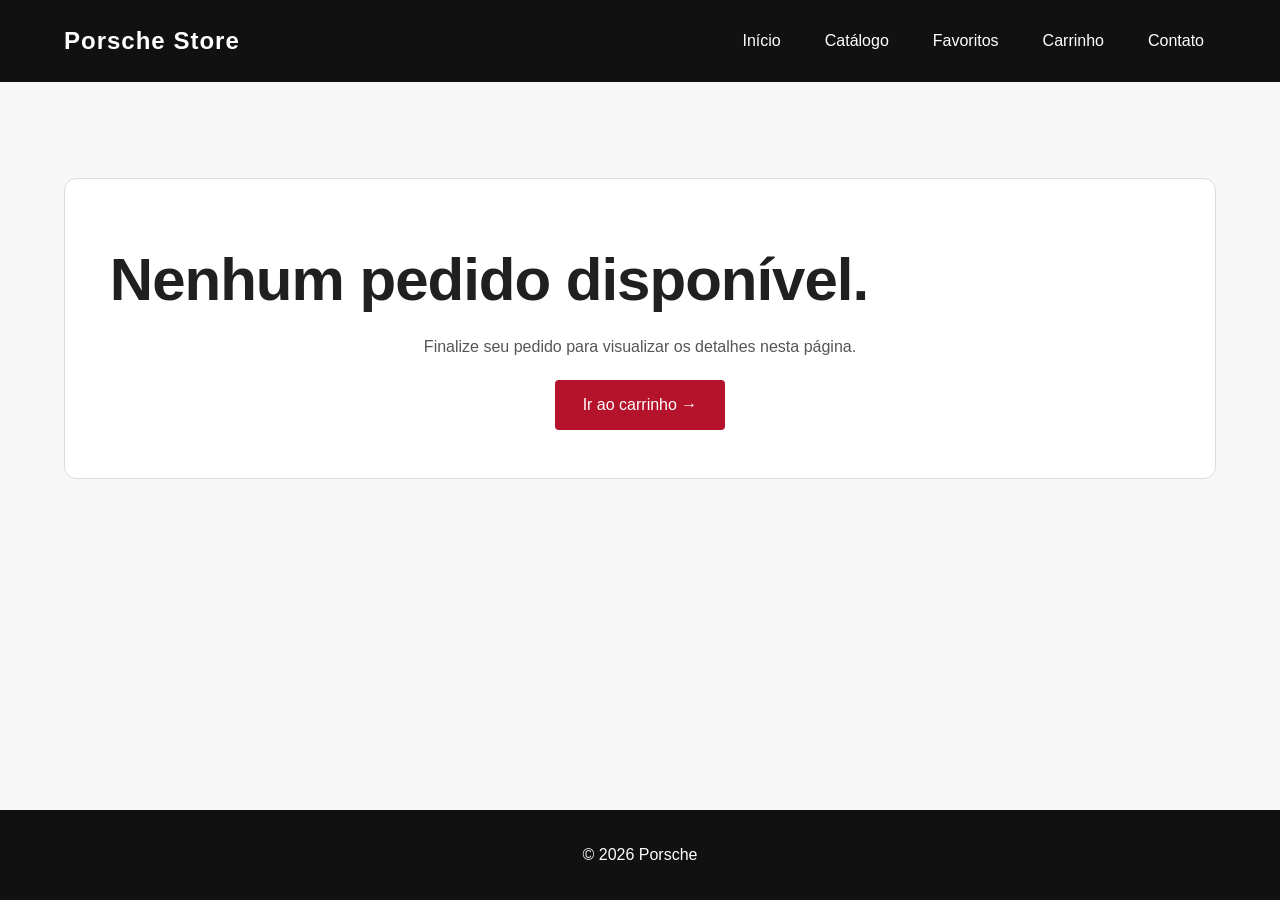
<file: confirmacao.html>
<!DOCTYPE html>
<html lang="pt-BR">
<head>
    <meta charset="UTF-8">
    <meta name="viewport" content="width=device-width, initial-scale=1.0">
    <title>Pedido confirmado | Porsche Store</title>
    <link rel="stylesheet" href="css/style.css">
    <script src="js/script.js" defer></script>
</head>
<body>
    <header class="cabecalho">
        <a class="marca" href="index.html">Porsche Store</a>

        <nav class="menu" aria-label="Menu principal">
            <a href="index.html">Início</a>
            <a href="catalogo.html">Catálogo</a>
            <a href="favoritos.html">Favoritos</a>
            <a href="carrinho.html">Carrinho</a>
            <a href="contato.html">Contato</a>
        </nav>
    </header>

    <main class="pagina-catalogo">
        <section id="pedido-confirmado" class="confirmacao-pedido" hidden>
            <p class="destaque-etiqueta">Pedido confirmado</p>
            <h1>Um novo capítulo começa aqui.</h1>

            <p id="saudacao-pedido" class="catalogo-descricao"></p>

            <p class="nota-compra">
                Projeto acadêmico. Valores fictícios, sem compra ou cobrança real.
            </p>

            <div class="resumo-compra">
                <h2>Resumo do pedido</h2>

                <p>
                    Número do pedido:
                    <strong id="numero-pedido"></strong>
                </p>

                <ul id="itens-pedido" class="itens-resumo"></ul>

                <div class="linha-resumo total-compra">
                    <span>Total</span>
                    <strong id="total-pedido"></strong>
                </div>
            </div>

            <a class="botao" href="catalogo.html">
                Continuar explorando →
            </a>
        </section>

        <section id="pedido-ausente" class="estado-vazio" hidden>
            <h1>Nenhum pedido disponível.</h1>
            <p>
                Finalize seu pedido para visualizar os detalhes nesta página.
            </p>
            <a class="botao" href="carrinho.html">Ir ao carrinho →</a>
        </section>
    </main>

    <footer>
        <p>&copy; 2026 Porsche</p>
    </footer>
</body>
</html>
</file>
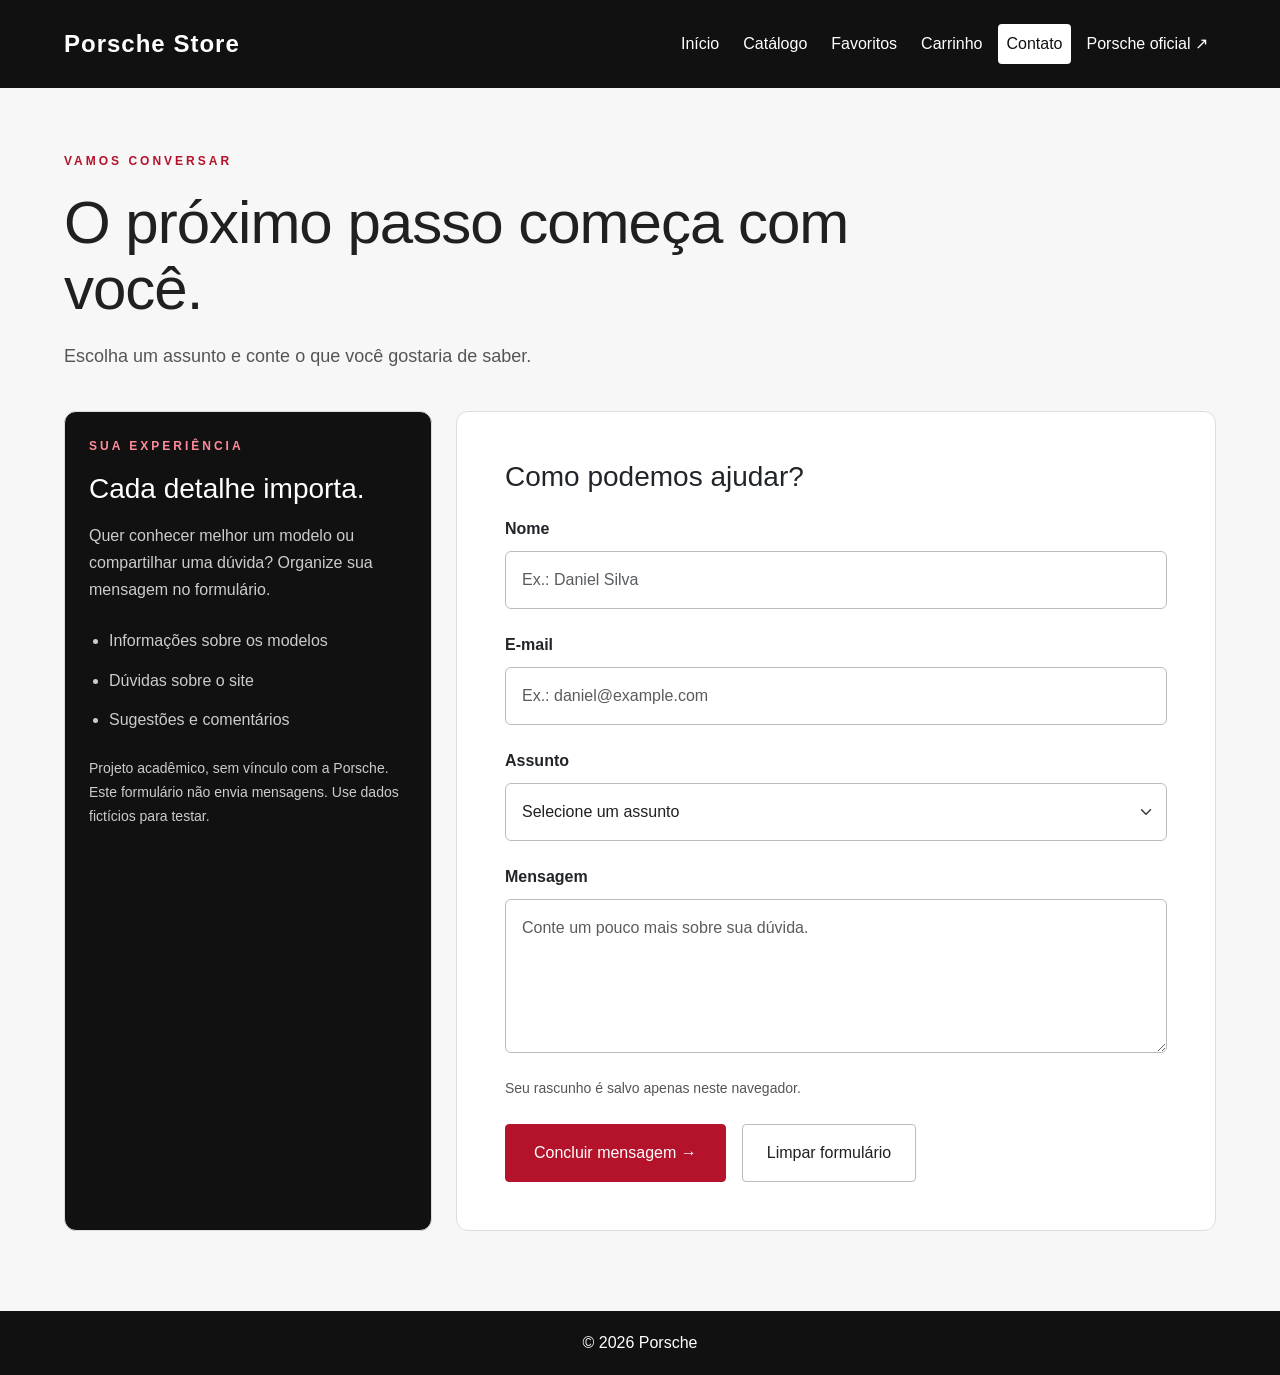
<file: contato.html>
<!DOCTYPE html>
<html lang="pt-BR">
<head>
    <meta charset="UTF-8">
    <meta name="viewport" content="width=device-width, initial-scale=1.0">
    <title>Contato | Porsche Store</title>

    <link rel="stylesheet" href="css/bootstrap.min.css">
    <link rel="stylesheet" href="css/style.css">

    <script src="js/bootstrap.bundle.min.js" defer></script>
    <script src="js/script.js" defer></script>
</head>
<body class="pagina-com-bootstrap">
    <header class="cabecalho">
        <a class="marca" href="index.html">Porsche Store</a>

        <nav class="navbar navbar-expand-lg menu-bootstrap"
             aria-label="Menu principal" data-bs-theme="dark">

            <button
                class="navbar-toggler"
                type="button"
                data-bs-toggle="collapse"
                data-bs-target="#menu-contato"
                aria-controls="menu-contato"
                aria-expanded="false"
                aria-label="Abrir ou fechar menu"
            >
                <span class="navbar-toggler-icon"></span>
            </button>

            <div class="collapse navbar-collapse" id="menu-contato">
                <div class="navbar-nav gap-lg-2">
                    <a class="nav-link" href="index.html">Início</a>
                    <a class="nav-link" href="catalogo.html">Catálogo</a>
                    <a class="nav-link" href="favoritos.html">Favoritos</a>
                    <a class="nav-link" href="carrinho.html">Carrinho</a>
                    <a class="nav-link" href="contato.html"
                       aria-current="page">Contato</a>
                    <a class="nav-link"
                       href="https://www.porsche.com/brazil/pt/"
                       target="_blank"
                       rel="noopener noreferrer">
                        Porsche oficial ↗
                    </a>
                </div>
            </div>
        </nav>
    </header>

    <main class="pagina-catalogo pagina-contato">
        <p class="destaque-etiqueta">Vamos conversar</p>
        <h1>O próximo passo começa com você.</h1>

        <p class="catalogo-descricao">
            Escolha um assunto e conte o que você gostaria de saber.
        </p>

        <div class="row g-4 mt-3">
            <div class="col-lg-4">
                <aside class="card card-atendimento h-100">
                    <div class="card-body p-4">
                        <p class="destaque-etiqueta">Sua experiência</p>
                        <h2 class="h3 mb-3">Cada detalhe importa.</h2>

                        <p>
                            Quer conhecer melhor um modelo ou compartilhar
                            uma dúvida? Organize sua mensagem no formulário.
                        </p>

                        <ul class="lista-atendimento">
                            <li>Informações sobre os modelos</li>
                            <li>Dúvidas sobre o site</li>
                            <li>Sugestões e comentários</li>
                        </ul>

                        <p class="nota-compra mt-4 mb-0">
                            Projeto acadêmico, sem vínculo com a Porsche.
                            Este formulário não envia mensagens.
                            Use dados fictícios para testar.
                        </p>
                    </div>
                </aside>
            </div>

            <div class="col-lg-8">
                <section class="card card-formulario">
                    <div class="card-body p-4 p-md-5">
                        <h2 class="h3 mb-4">Como podemos ajudar?</h2>

                        <form id="form-contato" class="formulario-loja">
                            <div class="campo-formulario">
                                <label for="contato-nome" class="form-label">
                                    Nome
                                </label>
                                <input
                                    class="form-control"
                                    type="text"
                                    id="contato-nome"
                                    name="nome"
                                    placeholder="Ex.: Daniel Silva"
                                    minlength="3"
                                    maxlength="100"
                                    pattern=".*\S.*"
                                    required
                                >
                            </div>

                            <div class="campo-formulario">
                                <label for="contato-email" class="form-label">
                                    E-mail
                                </label>
                                <input
                                    class="form-control"
                                    type="email"
                                    id="contato-email"
                                    name="email"
                                    placeholder="Ex.: daniel@example.com"
                                    maxlength="150"
                                    required
                                >
                            </div>

                            <div class="campo-formulario">
                                <label for="contato-assunto" class="form-label">
                                    Assunto
                                </label>
                                <select
                                    class="form-select"
                                    id="contato-assunto"
                                    name="assunto"
                                    required
                                >
                                    <option value="">Selecione um assunto</option>
                                    <option value="modelos">
                                        Informações sobre modelos
                                    </option>
                                    <option value="site">Dúvidas sobre o site</option>
                                    <option value="sugestoes">
                                        Sugestões e comentários
                                    </option>
                                </select>
                            </div>

                            <div class="campo-formulario">
                                <label for="contato-mensagem" class="form-label">
                                    Mensagem
                                </label>
                                <textarea
                                    class="form-control"
                                    id="contato-mensagem"
                                    name="mensagem"
                                    rows="5"
                                    placeholder="Conte um pouco mais sobre sua dúvida."
                                    minlength="10"
                                    maxlength="1000"
                                    required
                                ></textarea>
                            </div>

                            <p id="status-rascunho"
                               class="nota-compra mb-0"
                               role="status">
                                Seu rascunho é salvo apenas neste navegador.
                            </p>

                            <div class="d-flex flex-wrap gap-3">
                                <button
                                    class="btn botao botao-comprar"
                                    type="submit"
                                >
                                    Concluir mensagem →
                                </button>

                                <button
                                    class="btn botao-limpar"
                                    type="button"
                                    id="limpar-contato"
                                >
                                    Limpar formulário
                                </button>
                            </div>
                        </form>

                        <div
                            id="retorno-contato"
                            class="alert mt-4 mb-0"
                            role="status"
                            tabindex="-1"
                            hidden
                        ></div>
                    </div>
                </section>
            </div>
        </div>
    </main>

    <footer>
        <p>&copy; 2026 Porsche</p>
    </footer>
</body>
</html>
</file>
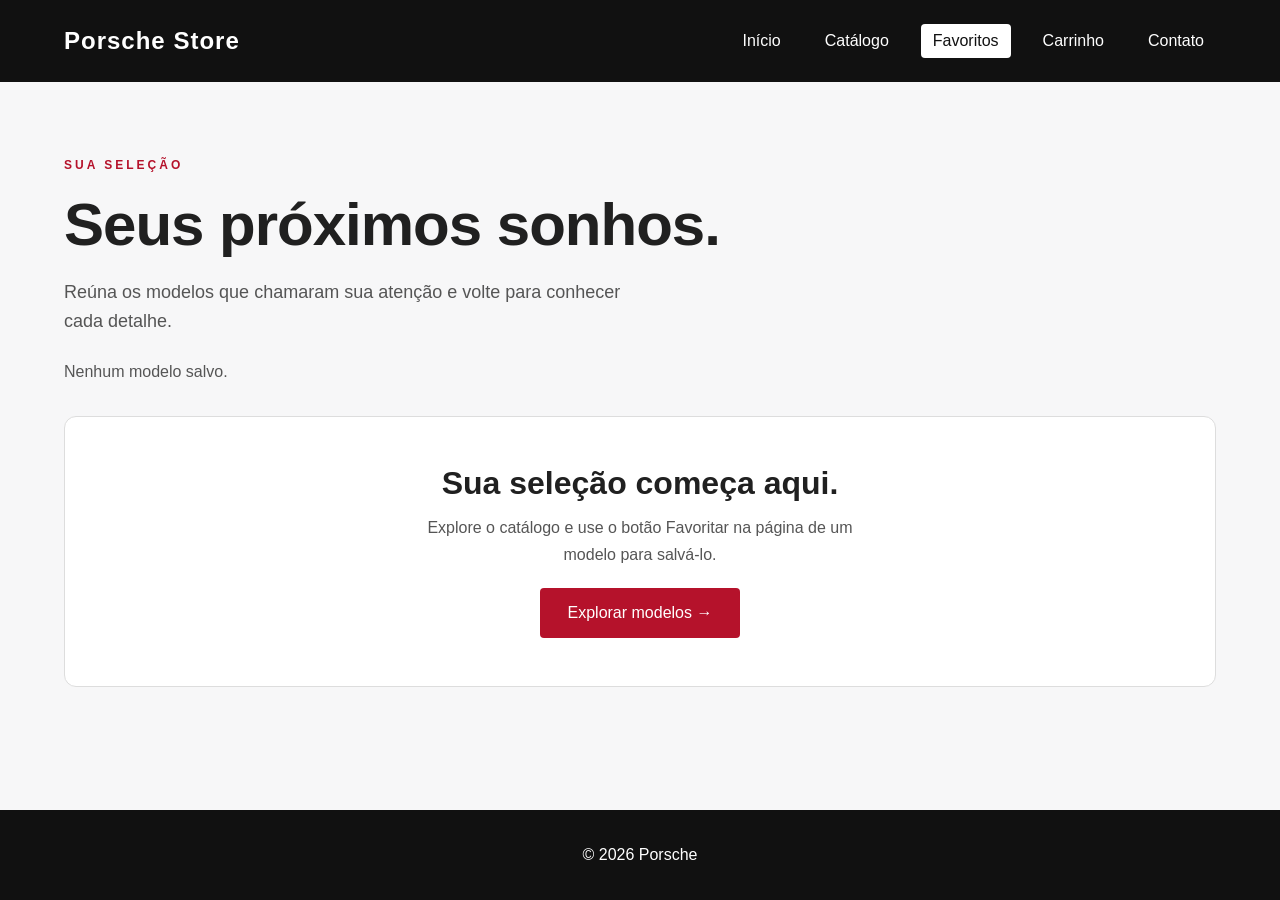
<file: favoritos.html>
<!DOCTYPE html>
<html lang="pt-BR">
<head>
    <meta charset="UTF-8">
    <meta name="viewport" content="width=device-width, initial-scale=1.0">
    <title>Favoritos | Porsche Store</title>
    <link rel="stylesheet" href="css/style.css">
    <script src="js/script.js" defer></script>
</head>
<body>
    <header class="cabecalho">
        <a class="marca" href="index.html">Porsche Store</a>

        <nav class="menu" aria-label="Menu principal">
            <a href="index.html">Início</a>
            <a href="catalogo.html">Catálogo</a>
            <a href="favoritos.html" aria-current="page">Favoritos</a>
            <a href="carrinho.html">Carrinho</a>
            <a href="contato.html">Contato</a>
        </nav>
    </header>

    <main class="pagina-catalogo">
        <section class="modelos" aria-labelledby="titulo-favoritos">
            <p class="destaque-etiqueta">Sua seleção</p>
            <h1 id="titulo-favoritos">Seus próximos sonhos.</h1>

            <p class="catalogo-descricao">
                Reúna os modelos que chamaram sua atenção
                e volte para conhecer cada detalhe.
            </p>

            <p id="resumo-favoritos" role="status"></p>

            <div id="favoritos-vazio" class="estado-vazio" hidden>
                <h2>Sua seleção começa aqui.</h2>
                <p>
                    Explore o catálogo e use o botão Favoritar
                    na página de um modelo para salvá-lo.
                </p>
                <a class="botao" href="catalogo.html">Explorar modelos →</a>
            </div>

            <div id="lista-favoritos" class="grade-modelos"></div>
        </section>
    </main>

    <footer>
        <p>&copy; 2026 Porsche</p>
    </footer>
</body>
</html>
</file>
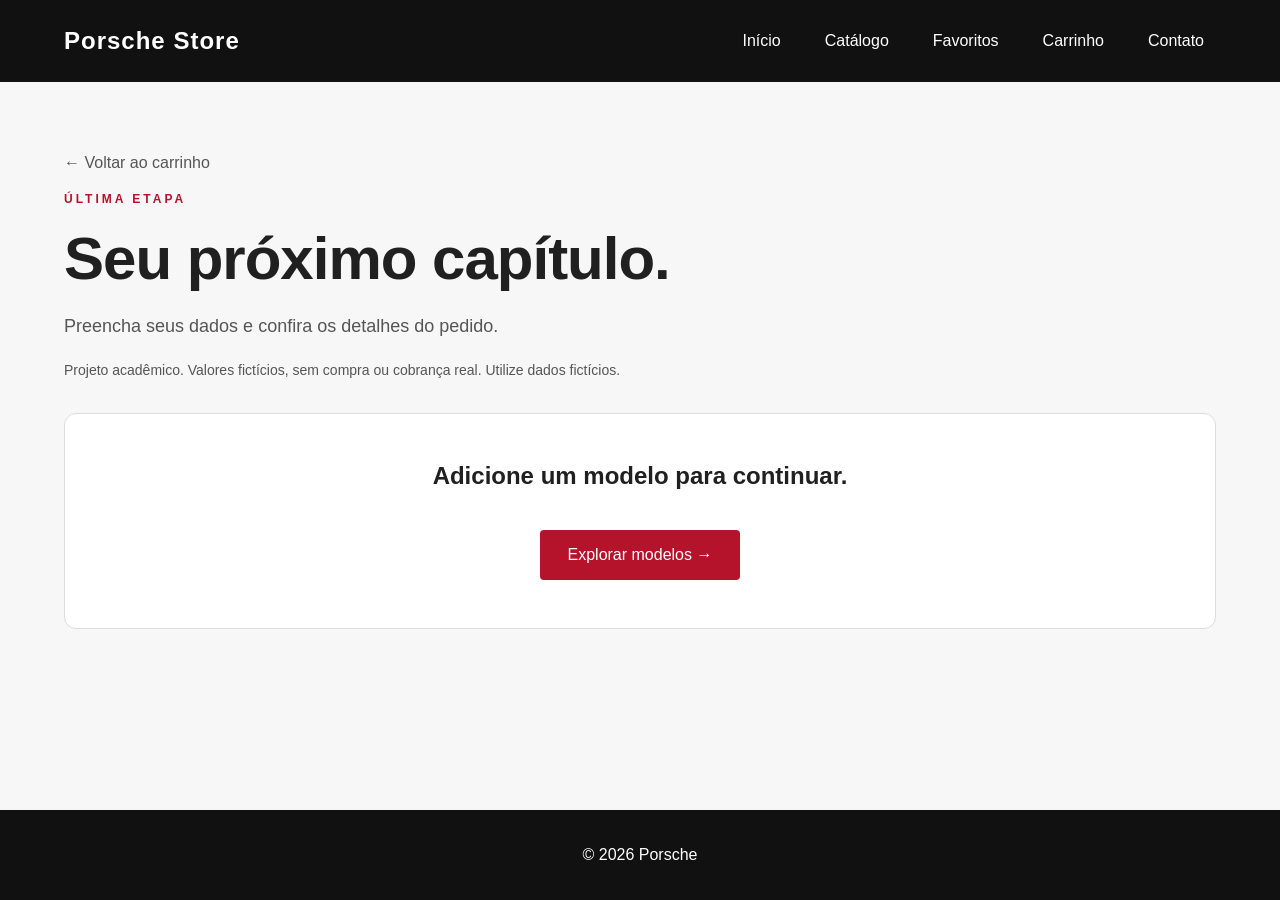
<file: finalizacao.html>
<!DOCTYPE html>
<html lang="pt-BR">
<head>
    <meta charset="UTF-8">
    <meta name="viewport" content="width=device-width, initial-scale=1.0">
    <title>Finalização | Porsche Store</title>
    <link rel="stylesheet" href="css/style.css">
    <script src="js/script.js" defer></script>
</head>
<body>
    <header class="cabecalho">
        <a class="marca" href="index.html">Porsche Store</a>

        <nav class="menu" aria-label="Menu principal">
            <a href="index.html">Início</a>
            <a href="catalogo.html">Catálogo</a>
            <a href="favoritos.html">Favoritos</a>
            <a href="carrinho.html">Carrinho</a>
            <a href="contato.html">Contato</a>
        </nav>
    </header>

    <main class="pagina-catalogo">
        <a class="voltar" href="carrinho.html">← Voltar ao carrinho</a>

        <p class="destaque-etiqueta">Última etapa</p>
        <h1>Seu próximo capítulo.</h1>

        <p class="catalogo-descricao">
            Preencha seus dados e confira os detalhes do pedido.
        </p>

        <p class="nota-compra">
            Projeto acadêmico. Valores fictícios, sem compra ou cobrança real.
            Utilize dados fictícios.
        </p>

        <div id="finalizacao-vazia" class="estado-vazio" hidden>
            <h2>Adicione um modelo para continuar.</h2>
            <a class="botao" href="catalogo.html">Explorar modelos →</a>
        </div>

        <div id="conteudo-finalizacao" class="layout-carrinho" hidden>
            <section aria-labelledby="titulo-dados">
                <h2 id="titulo-dados">Seus dados</h2>

                <form id="form-finalizacao" class="formulario-loja">
                    <div class="campo-formulario">
                        <label for="nome-comprador">Nome</label>
                        <input
                            type="text"
                            id="nome-comprador"
                            name="nome"
                            placeholder="Ex.: Daniel Silva"
                            minlength="3"
                            maxlength="100"
                            pattern=".*\S.*"
                            required
                        >
                    </div>

                    <div class="campo-formulario">
                        <label for="email-comprador">E-mail</label>
                        <input
                            type="email"
                            id="email-comprador"
                            name="email"
                            placeholder="Ex.: daniel@example.com"
                            maxlength="150"
                            required
                        >
                    </div>

                    <div class="campo-formulario">
                        <label for="preferencia-contato">
                            Preferência de contato
                        </label>
                        <select
                            id="preferencia-contato"
                            name="preferencia"
                            required
                        >
                            <option value="">Selecione uma opção</option>
                            <option value="email">E-mail</option>
                            <option value="presencial">
                                Atendimento presencial
                            </option>
                        </select>
                    </div>

                    <div class="campo-formulario">
                        <label for="observacoes-compra">
                            Observações — opcional
                        </label>
                        <textarea
                            id="observacoes-compra"
                            name="observacoes"
                            rows="4"
                            maxlength="500"
                            placeholder="O que você gostaria de saber sobre os modelos?"
                        ></textarea>
                    </div>

                    <label class="aceite-simulacao">
                        <input type="checkbox" id="aceite-compra" required>
                        <span>
                            Revisei os modelos selecionados e confirmo
                            os dados informados.
                        </span>
                    </label>

                    <button class="botao botao-comprar" type="submit">
                        Confirmar pedido →
                    </button>

                    <p id="mensagem-finalizacao" role="status"></p>
                </form>
            </section>

            <aside class="resumo-compra" aria-labelledby="titulo-revisao">
                <p class="destaque-etiqueta">Sua seleção</p>
                <h2 id="titulo-revisao">Confira seu pedido</h2>

                <ul id="itens-finalizacao" class="itens-resumo"></ul>

                <div class="linha-resumo total-compra">
                    <span>Total</span>
                    <strong id="total-finalizacao"></strong>
                </div>

                <p class="nota-compra">
                    Confira os modelos e o valor total antes de confirmar.
                </p>
            </aside>
        </div>
    </main>

    <footer>
        <p>&copy; 2026 Porsche</p>
    </footer>
</body>
</html>
</file>
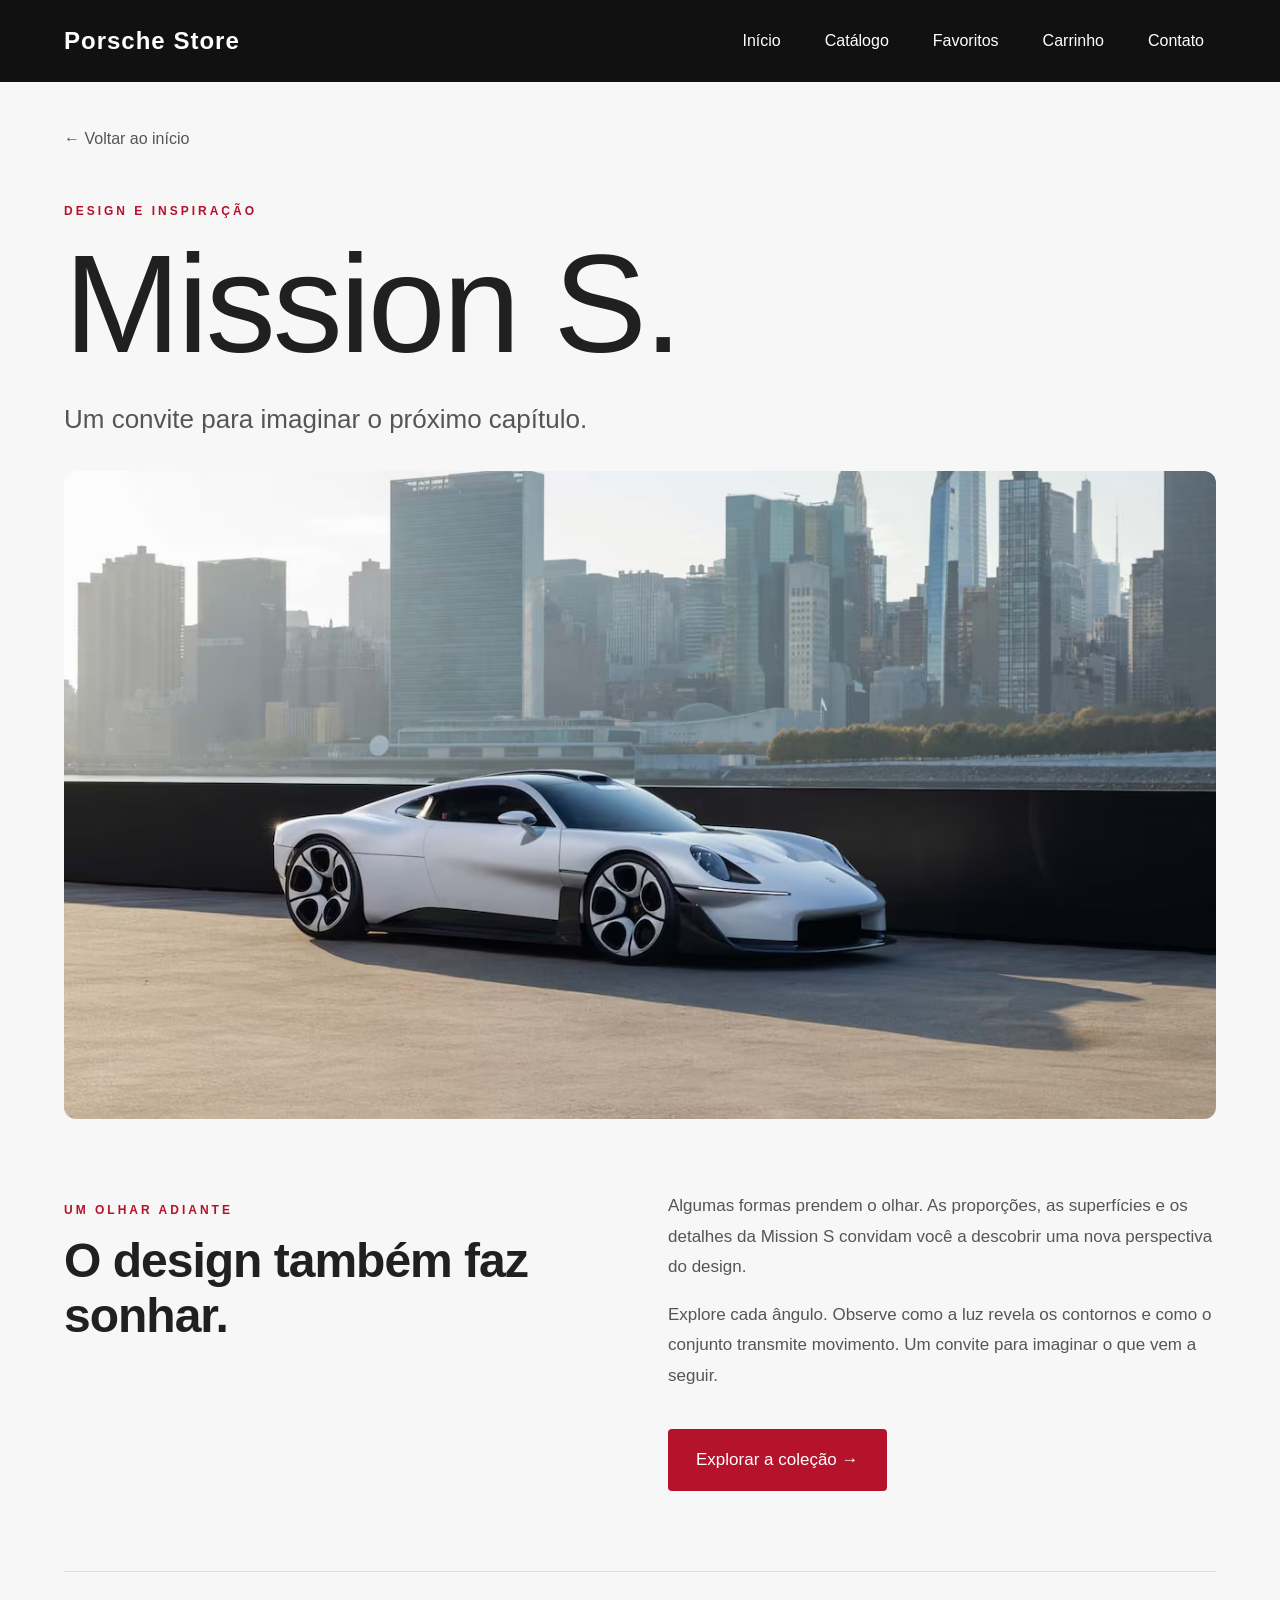
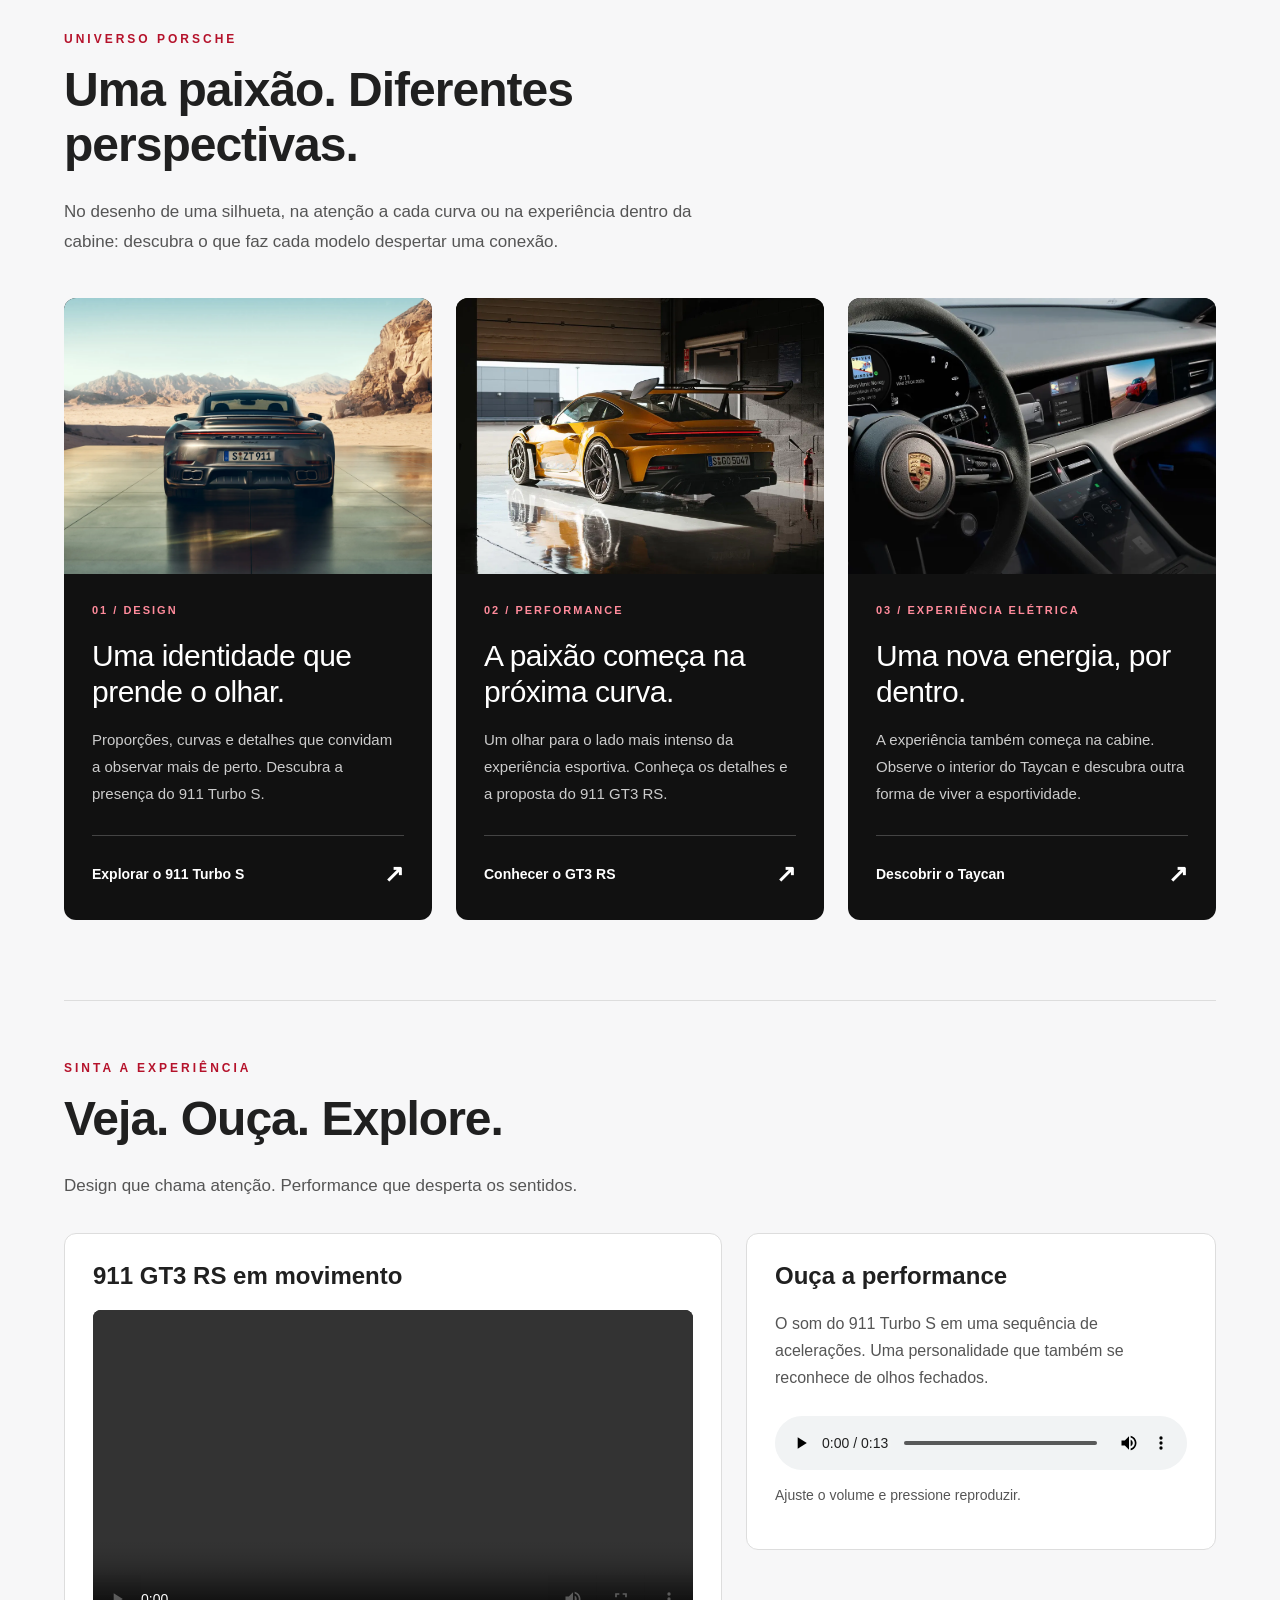
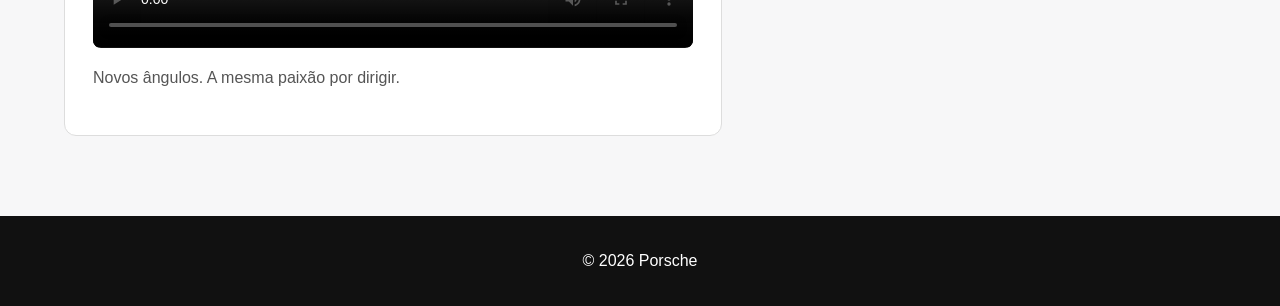
<file: mission-s.html>
<!DOCTYPE html>
<html lang="pt-BR">
<head>
    <meta charset="UTF-8">
    <meta name="viewport" content="width=device-width, initial-scale=1.0">

    <title>Mission S | Porsche Store</title>

    <link rel="stylesheet" href="css/style.css">
    <script src="js/script.js" defer></script>
</head>

<body>
    <header class="cabecalho">
        <a class="marca" href="index.html">Porsche Store</a>

        <nav class="menu" aria-label="Menu principal">
            <a href="index.html">Início</a>
            <a href="catalogo.html">Catálogo</a>
            <a href="favoritos.html">Favoritos</a>
            <a href="carrinho.html">Carrinho</a>
            <a href="contato.html">Contato</a>
        </nav>
    </header>

    <main class="pagina-mission">
        <section class="mission-abertura" aria-labelledby="titulo-mission">
            <a class="voltar" href="index.html">← Voltar ao início</a>

            <p class="destaque-etiqueta">Design e inspiração</p>

            <h1 id="titulo-mission">Mission S.</h1>

            <p class="mission-introducao">
                Um convite para imaginar o próximo capítulo.
            </p>

            <img
                class="mission-imagem"
                src="img/mission-s.avif"
                alt="Mission S em um cenário urbano."
            >
        </section>

        <section
            class="mission-editorial revelar"
            aria-labelledby="titulo-visao"
        >
            <div>
                <p class="destaque-etiqueta">Um olhar adiante</p>

                <h2 id="titulo-visao">O design também faz sonhar.</h2>
            </div>

            <div class="mission-texto">
                <p>
                    Algumas formas prendem o olhar. As proporções,
                    as superfícies e os detalhes da Mission S convidam
                    você a descobrir uma nova perspectiva do design.
                </p>

                <p>
                    Explore cada ângulo. Observe como a luz revela
                    os contornos e como o conjunto transmite movimento.
                    Um convite para imaginar o que vem a seguir.
                </p>

                <a class="botao" href="catalogo.html">
                    Explorar a coleção →
                </a>
            </div>
        </section>

        <section
            class="universo-descobertas"
            aria-labelledby="titulo-universo"
        >
            <div class="universo-introducao revelar">
                <p class="destaque-etiqueta">Universo Porsche</p>

                <h2 id="titulo-universo">
                    Uma paixão. Diferentes perspectivas.
                </h2>

                <p>
                    No desenho de uma silhueta, na atenção a cada curva
                    ou na experiência dentro da cabine: descubra
                    o que faz cada modelo despertar uma conexão.
                </p>
            </div>

            <div class="grade-universo">
                <article class="card-universo revelar">
                    <div class="universo-foto">
                        <img
                            src="img/universo-design.webp"
                            alt="Detalhe do design do Porsche 911."
                            loading="lazy"
                        >
                    </div>

                    <div class="universo-conteudo">
                        <p class="universo-categoria">01 / Design</p>

                        <h3>Uma identidade que prende o olhar.</h3>

                        <p class="universo-descricao">
                            Proporções, curvas e detalhes que convidam
                            a observar mais de perto. Descubra
                            a presença do 911 Turbo S.
                        </p>

                        <a class="universo-link" href="911-turbo-s.html">
                            Explorar o 911 Turbo S
                            <span aria-hidden="true">↗</span>
                        </a>
                    </div>
                </article>

                <article class="card-universo revelar">
                    <div class="universo-foto">
                        <img
                            src="img/universo-pistas.webp"
                            alt="Detalhe do Porsche 911 GT3 RS."
                            loading="lazy"
                        >
                    </div>

                    <div class="universo-conteudo">
                        <p class="universo-categoria">02 / Performance</p>

                        <h3>A paixão começa na próxima curva.</h3>

                        <p class="universo-descricao">
                            Um olhar para o lado mais intenso
                            da experiência esportiva. Conheça
                            os detalhes e a proposta do 911 GT3 RS.
                        </p>

                        <a class="universo-link" href="911-gt3-rs.html">
                            Conhecer o GT3 RS
                            <span aria-hidden="true">↗</span>
                        </a>
                    </div>
                </article>

                <article class="card-universo revelar">
                    <div class="universo-foto">
                        <img
                            src="img/universo-eletrico.webp"
                            alt="Interior do Porsche Taycan."
                            loading="lazy"
                        >
                    </div>

                    <div class="universo-conteudo">
                        <p class="universo-categoria">03 / Experiência elétrica</p>

                        <h3>Uma nova energia, por dentro.</h3>

                        <p class="universo-descricao">
                            A experiência também começa na cabine.
                            Observe o interior do Taycan e descubra
                            outra forma de viver a esportividade.
                        </p>

                        <a class="universo-link" href="taycan-turbo-s.html">
                            Descobrir o Taycan
                            <span aria-hidden="true">↗</span>
                        </a>
                    </div>
                </article>
            </div>
        </section>

        <section class="mission-midia" aria-labelledby="titulo-midia">
            <p class="destaque-etiqueta">Sinta a experiência</p>

            <h2 id="titulo-midia">Veja. Ouça. Explore.</h2>

            <p class="mission-texto">
                Design que chama atenção.
                Performance que desperta os sentidos.
            </p>

            <div class="grade-midia">
                <article class="bloco-midia">
                    <h3>911 GT3 RS em movimento</h3>

                    <video controls preload="metadata" playsinline>
                        <source
                            src="video/apresentacao-porsche.mp4"
                            type="video/mp4"
                        >

                        Seu navegador não suporta vídeo.
                        <a href="video/apresentacao-porsche.mp4">
                            Abrir o vídeo
                        </a>.
                    </video>

                    <p>
                        Novos ângulos. A mesma paixão por dirigir.
                    </p>
                </article>

                <article class="bloco-midia">
                    <h3>Ouça a performance</h3>

                    <p>
                        O som do 911 Turbo S em uma sequência de
                        acelerações. Uma personalidade que também
                        se reconhece de olhos fechados.
                    </p>

                    <audio controls preload="metadata">
                        <source
                            src="audio/motor-porsche.mp3"
                            type="audio/mpeg"
                        >

                        Seu navegador não suporta áudio.
                        <a href="audio/motor-porsche.mp3">
                            Abrir o áudio
                        </a>.
                    </audio>

                    <p class="nota-compra">
                        Ajuste o volume e pressione reproduzir.
                    </p>
                </article>
            </div>
        </section>
    </main>

    <footer>
        <p>&copy; 2026 Porsche</p>
    </footer>
</body>
</html>
</file>
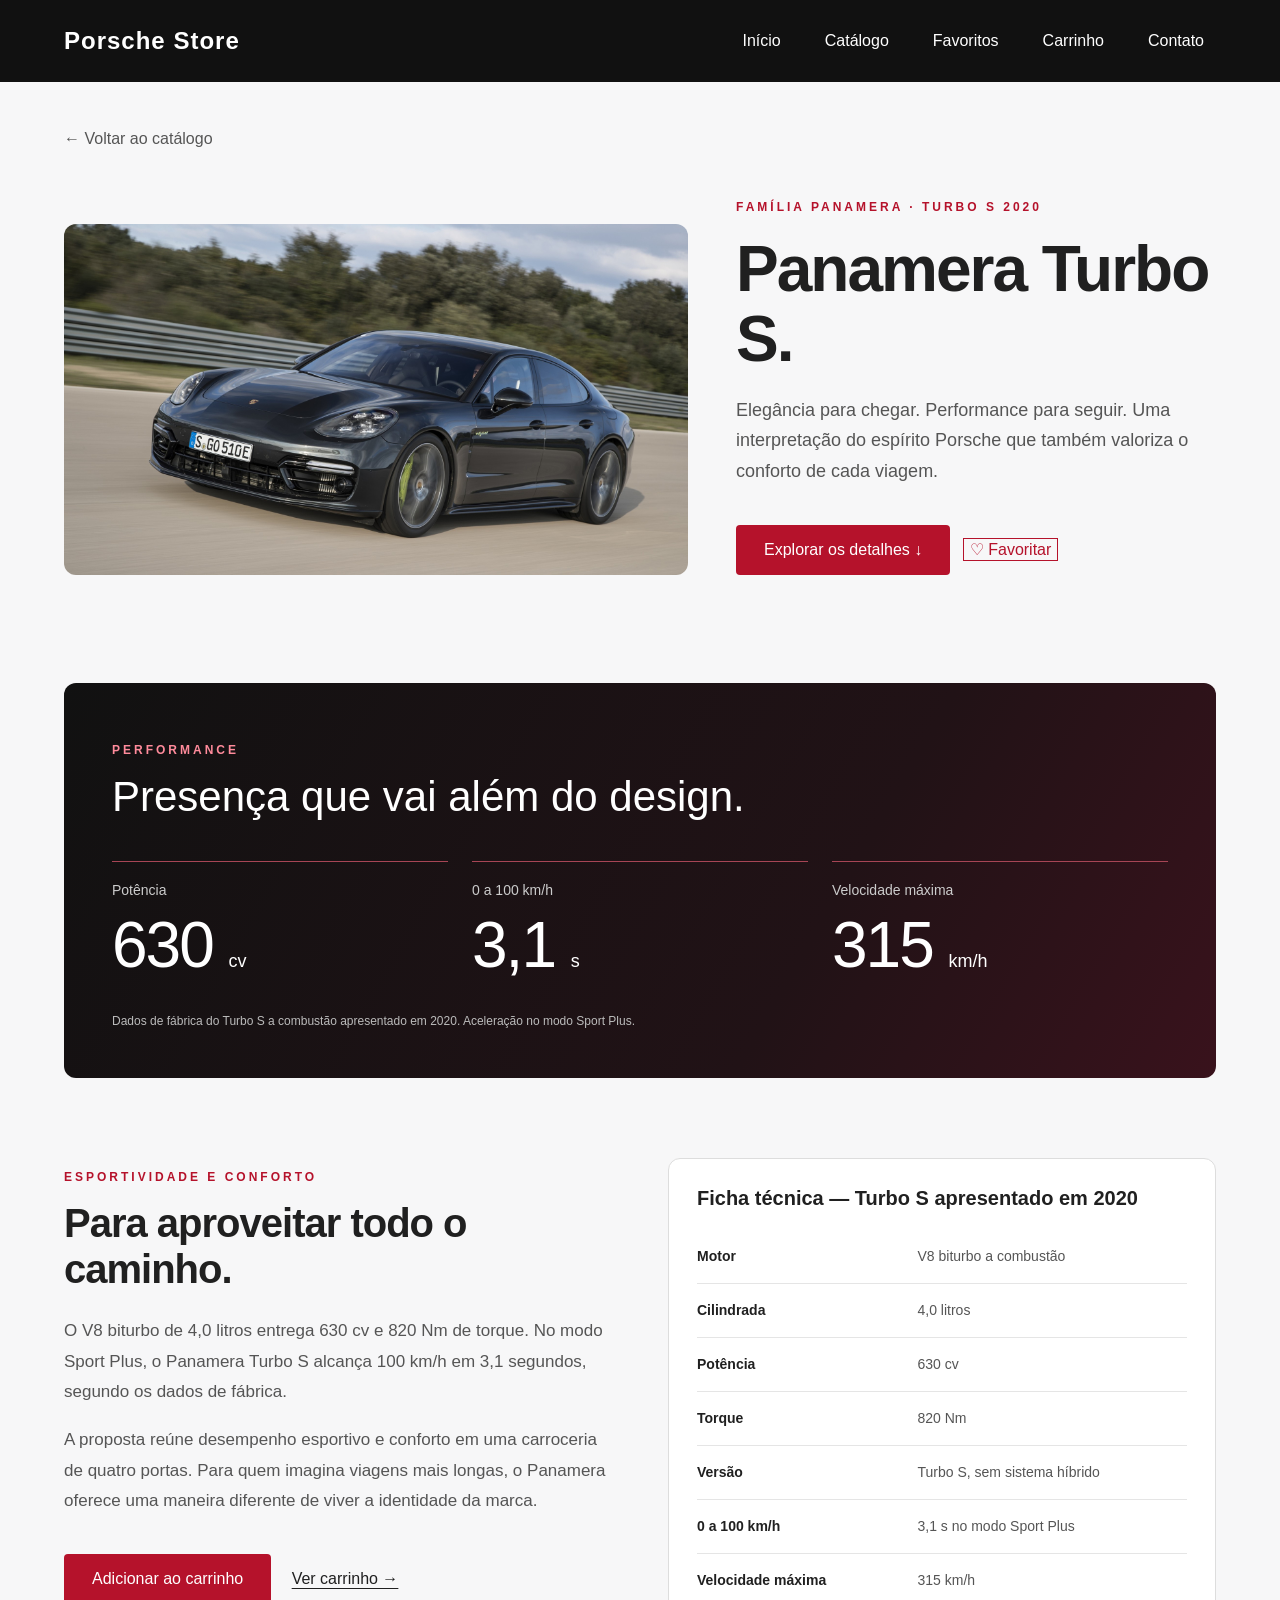
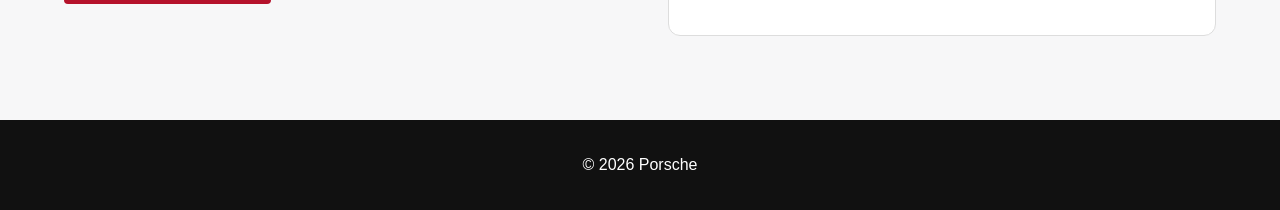
<file: panamera-turbo-s.html>
<!DOCTYPE html>
<html lang="pt-BR">
<head>
    <meta charset="UTF-8">
    <meta name="viewport" content="width=device-width, initial-scale=1.0">
    <title>Panamera Turbo S | Porsche Store</title>
    <link rel="stylesheet" href="css/style.css">
    <script src="js/script.js" defer></script>
</head>
<body>
    <header class="cabecalho">
        <a class="marca" href="index.html">Porsche Store</a>

        <nav class="menu" aria-label="Menu principal">
            <a href="index.html">Início</a>
            <a href="catalogo.html">Catálogo</a>
            <a href="favoritos.html">Favoritos</a>
            <a href="carrinho.html">Carrinho</a>
            <a href="contato.html">Contato</a>
        </nav>
    </header>

    <main class="pagina-modelo">
        <a class="voltar" href="catalogo.html">← Voltar ao catálogo</a>

        <section class="modelo-apresentacao" aria-labelledby="nome-modelo">
            <div class="modelo-foto revelar">
                <img src="img/panamera-turbo-s.jpg"
                     alt="Porsche Panamera Turbo S">
            </div>

            <div class="modelo-informacoes revelar">
                <p class="destaque-etiqueta">Família Panamera · Turbo S 2020</p>
                <h1 id="nome-modelo">Panamera Turbo S.</h1>

                <p class="modelo-descricao">
                    Elegância para chegar. Performance para seguir.
                    Uma interpretação do espírito Porsche que
                    também valoriza o conforto de cada viagem.
                </p>

                <a class="botao" href="#detalhes">Explorar os detalhes ↓</a>

                <button class="botao-favorito" type="button"
                        data-favorito="panamera-turbo-s" aria-pressed="false">
                        ♡ Favoritar
                    </button>
                    <p class="mensagem-favorito" role="status"></p>
            </div>
        </section>

        <section class="modelo-desempenho revelar"
                 aria-labelledby="titulo-desempenho">
            <p class="destaque-etiqueta">Performance</p>
            <h2 id="titulo-desempenho">Presença que vai além do design.</h2>

            <dl class="grade-desempenho">
                <div>
                    <dt>Potência</dt>
                    <dd>630 <span>cv</span></dd>
                </div>
                <div>
                    <dt>0 a 100 km/h</dt>
                    <dd>3,1 <span>s</span></dd>
                </div>
                <div>
                    <dt>Velocidade máxima</dt>
                    <dd>315 <span>km/h</span></dd>
                </div>
            </dl>

            <p class="desempenho-nota">
                Dados de fábrica do Turbo S a combustão
                apresentado em 2020. Aceleração no modo Sport Plus.
            </p>
        </section>

        <section class="modelo-detalhes revelar" id="detalhes"
                 aria-labelledby="titulo-detalhes">
            <div class="modelo-detalhes-texto">
                <p class="destaque-etiqueta">Esportividade e conforto</p>
                <h2 id="titulo-detalhes">Para aproveitar todo o caminho.</h2>

                <p>
                    O V8 biturbo de 4,0 litros entrega 630 cv
                    e 820 Nm de torque. No modo Sport Plus,
                    o Panamera Turbo S alcança 100 km/h em
                    3,1 segundos, segundo os dados de fábrica.
                </p>

                <p>
                    A proposta reúne desempenho esportivo e
                    conforto em uma carroceria de quatro portas.
                    Para quem imagina viagens mais longas,
                    o Panamera oferece uma maneira diferente
                    de viver a identidade da marca.
                </p>

                <button class="botao botao-comprar" type="button"
                        data-comprar="panamera-turbo-s">
                    Adicionar ao carrinho
                </button>

                <a class="link-carrinho" href="carrinho.html">Ver carrinho →</a>

                <p class="mensagem-carrinho" role="status"></p>
            </div>

            <div class="ficha-modelo">
                <table>
                    <caption>Ficha técnica — Turbo S apresentado em 2020</caption>
                    <tbody>
                        <tr>
                            <th scope="row">Motor</th>
                            <td>V8 biturbo a combustão</td>
                        </tr>
                        <tr>
                            <th scope="row">Cilindrada</th>
                            <td>4,0 litros</td>
                        </tr>
                        <tr>
                            <th scope="row">Potência</th>
                            <td>630 cv</td>
                        </tr>
                        <tr>
                            <th scope="row">Torque</th>
                            <td>820 Nm</td>
                        </tr>
                        <tr>
                            <th scope="row">Versão</th>
                            <td>Turbo S, sem sistema híbrido</td>
                        </tr>
                        <tr>
                            <th scope="row">0 a 100 km/h</th>
                            <td>3,1 s no modo Sport Plus</td>
                        </tr>
                        <tr>
                            <th scope="row">Velocidade máxima</th>
                            <td>315 km/h</td>
                        </tr>
                    </tbody>
                </table>
            </div>
        </section>
    </main>

    <footer>
        <p>&copy; 2026 Porsche</p>
    </footer>
</body>
</html>
</file>
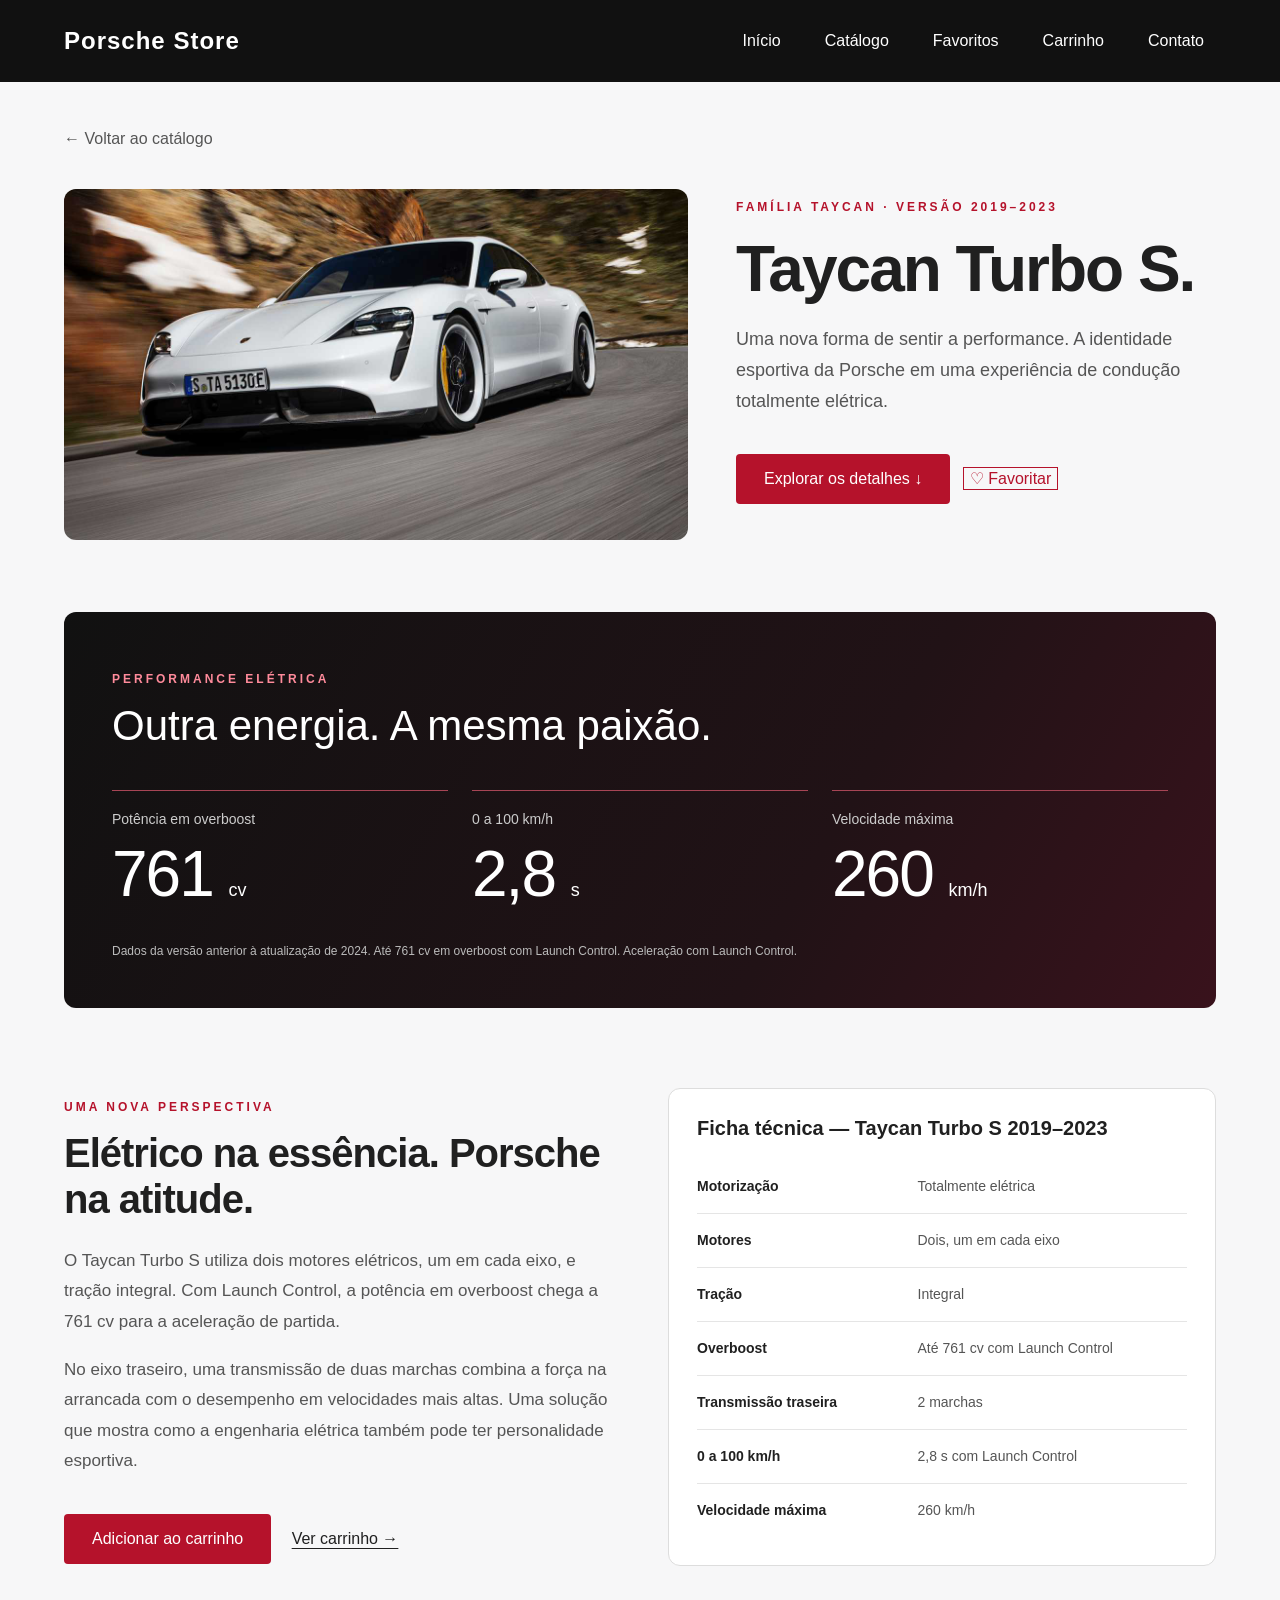
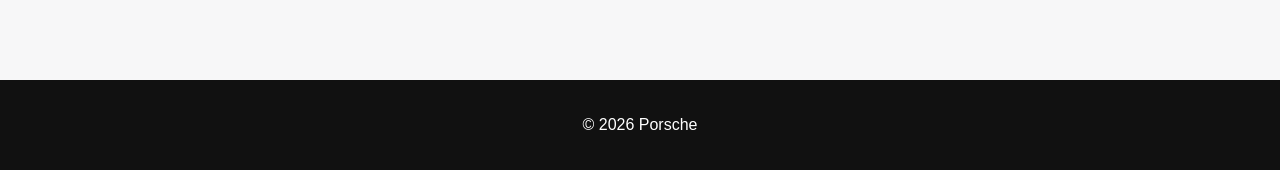
<file: taycan-turbo-s.html>
<!DOCTYPE html>
<html lang="pt-BR">
<head>
    <meta charset="UTF-8">
    <meta name="viewport" content="width=device-width, initial-scale=1.0">
    <title>Taycan Turbo S | Porsche Store</title>
    <link rel="stylesheet" href="css/style.css">
    <script src="js/script.js" defer></script>
</head>
<body>
    <header class="cabecalho">
        <a class="marca" href="index.html">Porsche Store</a>

        <nav class="menu" aria-label="Menu principal">
            <a href="index.html">Início</a>
            <a href="catalogo.html">Catálogo</a>
            <a href="favoritos.html">Favoritos</a>
            <a href="carrinho.html">Carrinho</a>
            <a href="contato.html">Contato</a>
        </nav>
    </header>

    <main class="pagina-modelo">
        <a class="voltar" href="catalogo.html">← Voltar ao catálogo</a>

        <section class="modelo-apresentacao" aria-labelledby="nome-modelo">
            <div class="modelo-foto revelar">
                <img src="img/taycan-turbo-s.jpg" alt="Porsche Taycan Turbo S">
            </div>

            <div class="modelo-informacoes revelar">
                <p class="destaque-etiqueta">Família Taycan · Versão 2019–2023</p>
                <h1 id="nome-modelo">Taycan Turbo S.</h1>

                <p class="modelo-descricao">
                    Uma nova forma de sentir a performance.
                    A identidade esportiva da Porsche em uma
                    experiência de condução totalmente elétrica.
                </p>

                <a class="botao" href="#detalhes">Explorar os detalhes ↓</a>

                <button class="botao-favorito" type="button"
                        data-favorito="taycan-turbo-s" aria-pressed="false">
                        ♡ Favoritar
                    </button>
                    <p class="mensagem-favorito" role="status"></p>
            </div>
        </section>

        <section class="modelo-desempenho revelar"
                 aria-labelledby="titulo-desempenho">
            <p class="destaque-etiqueta">Performance elétrica</p>
            <h2 id="titulo-desempenho">Outra energia. A mesma paixão.</h2>

            <dl class="grade-desempenho">
                <div>
                    <dt>Potência em overboost</dt>
                    <dd>761 <span>cv</span></dd>
                </div>
                <div>
                    <dt>0 a 100 km/h</dt>
                    <dd>2,8 <span>s</span></dd>
                </div>
                <div>
                    <dt>Velocidade máxima</dt>
                    <dd>260 <span>km/h</span></dd>
                </div>
            </dl>

            <p class="desempenho-nota">
                Dados da versão anterior à atualização de 2024.
                Até 761 cv em overboost com Launch Control.
                Aceleração com Launch Control.
            </p>
        </section>

        <section class="modelo-detalhes revelar" id="detalhes"
                 aria-labelledby="titulo-detalhes">
            <div class="modelo-detalhes-texto">
                <p class="destaque-etiqueta">Uma nova perspectiva</p>
                <h2 id="titulo-detalhes">Elétrico na essência. Porsche na atitude.</h2>

                <p>
                    O Taycan Turbo S utiliza dois motores elétricos,
                    um em cada eixo, e tração integral. Com Launch
                    Control, a potência em overboost chega a 761 cv
                    para a aceleração de partida.
                </p>

                <p>
                    No eixo traseiro, uma transmissão de duas marchas
                    combina a força na arrancada com o desempenho
                    em velocidades mais altas. Uma solução que
                    mostra como a engenharia elétrica também
                    pode ter personalidade esportiva.
                </p>

                <button class="botao botao-comprar" type="button"
                        data-comprar="taycan-turbo-s">
                    Adicionar ao carrinho
                </button>

                <a class="link-carrinho" href="carrinho.html">Ver carrinho →</a>

                <p class="mensagem-carrinho" role="status"></p>
            </div>

            <div class="ficha-modelo">
                <table>
                    <caption>Ficha técnica — Taycan Turbo S 2019–2023</caption>
                    <tbody>
                        <tr>
                            <th scope="row">Motorização</th>
                            <td>Totalmente elétrica</td>
                        </tr>
                        <tr>
                            <th scope="row">Motores</th>
                            <td>Dois, um em cada eixo</td>
                        </tr>
                        <tr>
                            <th scope="row">Tração</th>
                            <td>Integral</td>
                        </tr>
                        <tr>
                            <th scope="row">Overboost</th>
                            <td>Até 761 cv com Launch Control</td>
                        </tr>
                        <tr>
                            <th scope="row">Transmissão traseira</th>
                            <td>2 marchas</td>
                        </tr>
                        <tr>
                            <th scope="row">0 a 100 km/h</th>
                            <td>2,8 s com Launch Control</td>
                        </tr>
                        <tr>
                            <th scope="row">Velocidade máxima</th>
                            <td>260 km/h</td>
                        </tr>
                    </tbody>
                </table>
            </div>
        </section>
    </main>

    <footer>
        <p>&copy; 2026 Porsche</p>
    </footer>
</body>
</html>
</file>
<file: css/style.css>
body {
    margin: 0;
    font-family: Arial, sans-serif;
    background-color: #f5f5f5;
    color: #202020;
    min-height: 100vh;
    display: flex;
    flex-direction: column;
}

.cabecalho {
    display: flex;
    justify-content: space-between;
    align-items: center;
    flex-wrap: wrap;
    gap: 20px;
    padding: 24px 5%;
    background-color: #111111;
    color: #ffffff;
}

.marca {
    color: #ffffff;
    text-decoration: none;
    font-size: 24px;
    font-weight: bold;
    letter-spacing: 1px;
}

.menu {
    display: flex;
    justify-content: center;
    flex-wrap: wrap;
    gap: 20px;
    margin-top: 0;
}

.menu a {
    color: #ffffff;
    text-decoration: none;
    padding: 8px 12px;
    border-radius: 4px;
}

.menu a:hover,
.menu a[aria-current="page"] {
    background-color: #ffffff;
    color: #111111;
}

main {
    flex: 1;
    width: 100%;
    max-width: 1100px;
    box-sizing: border-box;
    margin: 0 auto;
    padding: 48px 20px;
}

footer {
    background-color: #111111;
    color: #ffffff;
    padding: 20px;
    text-align: center;
}

a:focus-visible {
    outline: 3px solid #b77720;
    outline-offset: 5px;
}

.botao {
    display: inline-block;
    margin-top: 20px;
    padding: 16px 28px;
    background-color: #111111;
    color: #ffffff;
    text-decoration: none;
    border-radius: 4px;
}

.botao:hover {
    background-color: #333333;
}

.botao-claro {
    background-color: #ffffff;
    color: #111111;
}

.botao-claro:hover {
    background-color: #dddddd;
}

.pagina-inicial {
    max-width: none;
    padding: 0;
}

.banner {
    overflow: hidden;
    background-color: #111111;
}

.imagem-destaque {
    display: block;
    width: 100%;
    height: auto;
}

.destaque {
    padding: 64px 0;
}

.pagina-inicial .destaque {
    max-width: 1100px;
    box-sizing: border-box;
    margin: 0 auto;
    padding: 48px 20px;
}

.destaque-etiqueta {
    font-size: 12px;
    font-weight: bold;
    text-transform: uppercase;
    letter-spacing: 3px;
}

.destaque h1 {
    max-width: 700px;
    font-size: clamp(36px, 6vw, 64px);
    line-height: 1.1;
    margin: 20px 0;
}

.destaque-descricao {
    max-width: 500px;
    font-size: 18px;
    line-height: 1.6;
    color: #555555;
}

.modelos {
    max-width: 1100px;
    margin: 0 auto;
    padding: 32px 20px 64px;
    box-sizing: border-box;
}

.modelos h2 {
    font-size: 32px;
    margin-bottom: 12px;
}

.grade-modelos {
    display: grid;
    grid-template-columns: repeat(3, minmax(0, 1fr));
    gap: 24px;
    margin-top: 32px;
}

.card-modelo {
    display: flex;
    flex-direction: column;
    background-color: #ffffff;
    border: 1px solid #dddddd;
    border-radius: 12px;
    overflow: hidden;
}

.card-modelo img {
    display: block;
    width: 100%;
    aspect-ratio: 16 / 9;
    object-fit: cover;
}

.card-conteudo {
    display: flex;
    flex-direction: column;
    align-items: flex-start;
    flex: 1;
    padding: 24px;
}

.card-conteudo h3 {
    margin: 0 0 12px;
    font-size: 24px;
}

.card-conteudo p {
    margin: 0 0 24px;
    color: #555555;
    line-height: 1.6;
}

.card-conteudo .botao {
    margin-top: auto;
}

.card-modelo:focus-within {
    box-shadow: 0 18px 36px rgba(0, 0, 0, 0.12);
}

.card-modelo[hidden] {
    display: none;
}

.conceito {
    background-color: #111111;
    color: #ffffff;
    padding: 80px 5%;
}

.conceito-layout {
    display: grid;
    grid-template-columns: minmax(0, 1fr) minmax(0, 1.4fr);
    align-items: center;
    gap: 48px;
    max-width: 1280px;
    margin: 0 auto;
}

.conceito-texto h2 {
    font-size: clamp(48px, 6vw, 80px);
    font-weight: normal;
    letter-spacing: -2px;
    line-height: 1.1;
    margin: 20px 0;
}

.conceito-descricao {
    max-width: 420px;
    color: #cccccc;
    font-size: 18px;
    line-height: 1.7;
}

.conceito-imagem {
    overflow: hidden;
    border-radius: 8px;
}

.conceito-imagem img {
    display: block;
    width: 100%;
    height: auto;
}

.pagina-catalogo {
    max-width: 1280px;
    padding: 64px 5% 80px;
}

.pagina-catalogo .modelos {
    max-width: none;
    padding: 0;
}

.pagina-catalogo h1 {
    max-width: 800px;
    margin: 20px 0;
    font-size: clamp(36px, 5vw, 60px);
    line-height: 1.1;
    letter-spacing: -1px;
}

.catalogo-descricao {
    max-width: 560px;
    color: #555555;
    font-size: 18px;
    line-height: 1.6;
}

.busca-catalogo {
    display: flex;
    flex-direction: column;
    gap: 10px;
    max-width: 560px;
    margin-top: 32px;
}

.busca-catalogo label {
    font-weight: bold;
}

.busca-catalogo input,
.busca-catalogo select {
    width: 100%;
    box-sizing: border-box;
    padding: 16px;
    border: 1px solid #bbbbbb;
    border-radius: 6px;
    background-color: #ffffff;
    color: #202020;
    font: inherit;
}

.busca-catalogo input:focus,
.busca-catalogo select:focus {
    outline: 2px solid #202020;
    outline-offset: 3px;
}

#resultado-busca {
    color: #555555;
    margin-top: 16px;
}

@keyframes entrada-imagem {
    from {
        opacity: 0;
        transform: scale(1.06);
    }

    to {
        opacity: 1;
        transform: scale(1);
    }
}

@keyframes entrada-texto {
    from {
        opacity: 0;
        transform: translateY(24px);
    }

    to {
        opacity: 1;
        transform: translateY(0);
    }
}

@media (prefers-reduced-motion: no-preference) {
    .botao {
        transition: background-color 0.2s;
    }

    .imagem-destaque {
        animation: entrada-imagem 1.6s ease-out both;
    }

    .destaque > * {
        animation: entrada-texto 0.8s ease-out both;
    }

    .destaque .destaque-etiqueta {
        animation-delay: 0.15s;
    }

    .destaque h1 {
        animation-delay: 0.3s;
    }

    .destaque .destaque-descricao {
        animation-delay: 0.45s;
    }

    .destaque .botao {
        animation-delay: 0.6s;
    }

    .card-modelo {
        transition: transform 0.35s ease, box-shadow 0.35s ease;
    }

    .revelar.aguardando {
        opacity: 0;
        transform: translateY(24px);
    }

    .revelar.visivel {
        animation: entrada-texto 0.8s ease-out backwards;
    }

    .grade-modelos .revelar:nth-child(3n + 2) {
        animation-delay: 0.12s;
    }

    .grade-modelos .revelar:nth-child(3n + 3) {
        animation-delay: 0.24s;
    }
}

@media (hover: hover) and (pointer: fine) {
    .card-modelo:hover {
        box-shadow: 0 18px 36px rgba(0, 0, 0, 0.12);
    }
}

@media (hover: hover) and (pointer: fine) and (prefers-reduced-motion: no-preference) {
    .card-modelo:hover {
        transform: translateY(-6px);
    }
}

@media (max-width: 900px) {
    .grade-modelos {
        grid-template-columns: repeat(2, minmax(0, 1fr));
    }
}

@media (max-width: 800px) {
    .conceito {
        padding: 56px 20px;
    }

    .conceito-layout {
        grid-template-columns: 1fr;
        gap: 32px;
    }
}

@media (max-width: 700px) {
    .cabecalho {
        flex-direction: column;
        padding: 20px;
    }

    .menu {
        gap: 8px;
    }
}

@media (max-width: 600px) {
    .grade-modelos {
        grid-template-columns: 1fr;
    }
}

.pagina-modelo {
    max-width: 1280px;
    padding: 40px 5% 80px;
}

.voltar {
    display: inline-block;
    color: #555555;
    text-decoration: none;
    padding: 8px 0;
}

.voltar:hover {
    color: #111111;
    text-decoration: underline;
}

.modelo-apresentacao {
    display: grid;
    grid-template-columns: minmax(0, 1.3fr) minmax(0, 1fr);
    align-items: center;
    gap: 48px;
    margin-top: 32px;
}

.modelo-foto {
    overflow: hidden;
    border-radius: 12px;
}

.modelo-foto img{
    display: block;
    width: 100%;
    height: auto;
}

.modelo-informacoes h1 {
    margin: 20px 0;
    font-size: clamp(40px, 5vw, 64px);
    line-height: 1.1;
    letter-spacing: -2px;
}

.modelo-descricao {
    color: #555555;
    font-size: 18px;
    line-height: 1.7;
}

@media (max-width: 800px) {
    .modelo-apresentacao {
        grid-template-columns: 1fr;
        gap: 32px;
    }

    .pagina-modelo {
        padding: 24px 20px 56px;
    }
}

.modelo-desempenho {
    margin-top: 72px;
    padding: 48px;
    background-color: #111111;
    color: #ffffff;
    border-radius: 12px;
}

.modelo-desempenho h2 {
    margin: 16px 0 40px;
    font-size: clamp(28px, 4vw, 42px);
    line-height: 1.15;
    font-weight: normal;
}

.grade-desempenho {
    display: grid;
    grid-template-columns: repeat(3, minmax(0, 1fr));
    gap: 24px;
    margin: 0;
}

.grade-desempenho > div {
    padding-top: 20px;
    border-top: 1px solid #555555;
}

.grade-desempenho dt {
    margin-bottom: 12px;
    color: #cccccc;
    font-size: 14px;
}

.grade-desempenho dd {
    margin: 0;
    font-size: clamp(36px, 5vw, 64px);
    line-height: 1.1;
    letter-spacing: -2px;
}

.grade-desempenho dd span {
    font-size: 18px;
    letter-spacing: 0;
}

.desempenho-nota {
    margin: 32px 0 0;
    color: #bbbbbb;
    font-size: 12px;
    line-height: 1.5;
}

.modelo-detalhes {
    display: grid;
    grid-template-columns: minmax(0, 1fr) minmax(0, 1fr);
    align-items: start;
    gap: 56px;
    margin-top: 80px;
    scroll-margin-top: 32px;
}

.modelo-detalhes-texto h2 {
    margin: 16px 0 24px;
    font-size: clamp(28px, 3.5vw, 40px);
    line-height: 1.15;
    letter-spacing: -1px;
}

.modelo-detalhes-texto > p:not(.destaque-etiqueta) {
    color: #555555;
    font-size: 17px;
    line-height: 1.8;
}

.ficha-modelo {
    min-width: 0;
    padding: 28px;
    background-color: #ffffff;
    border: 1px solid #dddddd;
    border-radius: 12px;
}

.ficha-modelo table {
    width: 100%;
    border-collapse: collapse;
}

.ficha-modelo caption {
    margin-bottom: 20px;
    font-size: 20px;
    font-weight: bold;
    text-align: left;
}

.ficha-modelo th,
.ficha-modelo td {
    padding: 16px 0;
    border-bottom: 1px solid #e5e5e5;
    font-size: 14px;
    line-height: 1.5;
    text-align: left;
    vertical-align: top;
}

.ficha-modelo th {
    width: 45%;
    padding-right: 16px;
}

.ficha-modelo td {
    color: #555555;
}

.ficha-modelo tr:last-child th,
.ficha-modelo tr:last-child td {
    border-bottom: none;
}

@media (max-width: 800px) {
    .modelo-detalhes {
        grid-template-columns: 1fr;
        gap: 32px;
        margin-top: 56px;
    }
}

@media (max-width: 600px) {
    .modelo-desempenho {
        margin-top: 48px;
        padding: 32px 24px;
    }

    .grade-desempenho{
        grid-template-columns: 1fr;
        gap: 28px;
    }

    .ficha-modelo {
        padding: 24px 20px;
    }
}

.botao-favorito {
    margin-left: 8px;
    border: 1px solid #111111;
    background-color: transparent;
    color: #111111;
    font: inherit;
    cursor: pointer;
}

.botao-favorito:hover {
    background-color: #e5e5e5;
}

.botao-favorito[aria-pressed="true"] {
    background-color: #111111;
    color: #ffffff;
}

.botao-favorito[aria-pressed="true"]:hover {
    background-color: #333333;
}

.botao-favorito:focus-visible {
    outline: 3px solid #b77720;
    outline-offset: 5px;
}

.mensagem-favorito {
    min-height: 24px;
    margin: 12px 0 0;
    color: #555555;
    font-size: 14px;
    line-height: 1.5;
}

@media (max-width: 600px) {
    .modelo-informacoes .botao {
        display: block;
        width: 100%;
        box-sizing: border-box;
        text-align: center;
    }

    .botao-favorito {
        margin-left: 0;
        margin-top: 12px;
    }
}

:root {
    --cor-destaque: #b5122b;
    --cor-destaque-hover: #8f1023;
}

body {
    background-color: #f7f7f8;
}

.destaque-etiqueta {
    color: var(--cor-destaque);
}

.modelo-desempenho .destaque-etiqueta,
.conceito .destaque-etiqueta {
    color: #ff8b9b;
}

.botao {
    background-color: var(--cor-destaque);
    color: #ffffff;
}

.botao:hover {
    background-color: var(--cor-destaque-hover);
}

.botao-claro {
    background-color: #ffffff;
    color: #111111;
}

.botao-claro:hover {
    background-color: #dddddd;
}

.botao-favorito {
    border-color: var(--cor-destaque);
    background-color: transparent;
    color: var(--cor-destaque);
}

.botao-favorito:hover {
    background-color: #fce9ed;
    color: var(--cor-destaque);
}

.botao-favorito[aria-pressed="true"] {
    background-color: var(--cor-destaque);
    color: #ffffff;
}

.botao-favorito[aria-pressed="true"]:hover {
    background-color: var(--cor-destaque-hover);
}

.modelo-desempenho {
    background: linear-gradient(
        120deg,
        #111111 0%,
        #211216 65%,
        #39121c 100%
    );
}

.grade-desempenho > div {
    border-top-color: #a74555;
}

a:focus-visible,
.botao-favorito:focus-visible {
    outline-color: var(--cor-destaque);
}

#resumo-favoritos {
    margin-top: 24px;
    color: #555555;
    line-height: 1.5;
}

.estado-vazio {
    margin-top: 32px;
    padding: 48px 24px;
    border: 1px solid #dddddd;
    border-radius: 12px;
    background-color: #ffffff;
    text-align: center;
}

.estado-vazio h2 {
    margin-top: 0;
}

.estado-vazio p {
    max-width: 480px;
    margin: 0 auto;
    color: #555555;
    line-height: 1.7;
}

.estado-vazio[hidden],
#lista-favoritos:empty {
    display: none;
}

.botao-remover {
    margin-top: 16px;
    padding: 8px 0;
    border: none;
    background-color: transparent;
    color: var(--cor-destaque);
    font: inherit;
    cursor: pointer;
}

.botao-remover:hover {
    color: var(--cor-destaque-hover);
    text-decoration: underline;
}

.botao-remover:focus-visible {
    outline: 3px solid var(--cor-destaque);
    outline-offset: 5px;
}

.botao-comprar {
    border: none;
    font: inherit;
    cursor: pointer;
}

.botao-comprar:focus-visible {
    outline: 3px solid var(--cor-destaque);
    outline-offset: 5px;
}

.link-carrinho {
    display: inline-block;
    margin: 20px 0 0 16px;
    padding: 8px 0;
    color: #202020;
    text-underline-offset: 4px;
}

.link-carrinho:hover {
    color: var(--cor-destaque);
}

.modelo-detalhes-texto > .mensagem-carrinho {
    min-height: 24px;
    margin: 12px 0 0;
    color: #555555;
    font-size: 14px;
    line-height: 1.5;
}

@media (max-width: 600px) {
    .botao-comprar {
        width: 100%;
        box-sizing: border-box;
    }

    .link-carrinho {
        margin-left: 0;
    }
}

.aviso-simulacao {
    margin: 24px 0;
    padding: 16px 20px;
    border-left: 3px solid var(--cor-destaque);
    background-color: #fce9ed;
    color: #681526;
    font-size: 14px;
    line-height: 1.6;
}

#mensagem-carrinho {
    color: #555555;
    line-height: 1.5;
}

.layout-carrinho {
    display: grid;
    grid-template-columns: minmax(0, 1.6fr) minmax(0, 1fr);
    align-items: start;
    gap: 32px;
    margin-top: 32px;
}

.layout-carrinho[hidden] {
    display: none;
}

.layout-carrinho > section > h2 {
    margin-top: 0;
}

.lista-carrinho {
    display: grid;
    gap: 20px;
}

.item-carrinho {
    display: grid;
    grid-template-columns: minmax(0, 1fr) minmax(0, 1.2fr);
    overflow: hidden;
    border: 1px solid #dddddd;
    border-radius: 12px;
    background-color: #ffffff;
}

.item-carrinho > img {
    display: block;
    width: 100%;
    height: 100%;
    min-height: 200px;
    object-fit: cover;
}

.item-carrinho-conteudo {
    min-width: 0;
    padding: 24px;
}

.item-carrinho h3 {
    margin: 0 0 12px;
    font-size: 22px;
}

.item-carrinho h3 a {
    color: #202020;
    text-decoration: none;
}

.item-carrinho h3 a:hover {
    color: var(--cor-destaque);
}

.item-carrinho-conteudo > p {
    color: #555555;
    line-height: 1.5;
}

.item-carrinho-conteudo > .preco-modelo {
    margin-bottom: 8px;
    color: #202020;
    font-size: 20px;
    font-weight: bold;
}

.resumo-compra {
    min-width: 0;
    padding: 32px;
    border: 1px solid #dddddd;
    border-radius: 12px;
    background-color: #ffffff;
}

.resumo-compra h2 {
    margin: 16px 0 28px;
    font-size: 26px;
}

.linha-resumo {
    display: flex;
    justify-content: space-between;
    flex-wrap: wrap;
    gap: 12px;
    padding: 16px 0;
    border-bottom: 1px solid #e5e5e5;
}

.total-compra {
    margin-top: 8px;
    border-bottom: none;
}

.total-compra strong {
    font-size: 24px;
}

.nota-compra {
    color: #555555;
    font-size: 14px;
    line-height: 1.6;
}

.resumo-compra .botao {
    display: block;
    text-align: center;
}

.continuar-explorando {
    display: block;
    margin-top: 20px;
    color: #555555;
    text-align: center;
    text-underline-offset: 4px;
}

.continuar-explorando:hover {
    color: var(--cor-destaque);
}

@media (max-width: 900px) {
    .layout-carrinho {
        grid-template-columns: 1fr;
    }
}

@media (max-width: 600px) {
    .item-carrinho {
        grid-template-columns: 1fr;
    }

    .item-carrinho > img {
        height: auto;
        min-height: 0;
        aspect-ratio: 16 / 9;
    }

    .resumo-compra {
        padding: 24px;
    }
}

#conteudo-finalizacao[hidden],
#pedido-confirmado[hidden],
#pedido-ausente[hidden] {
    display: none;
}

.formulario-loja {
    display: grid;
    gap: 24px;
}

.campo-formulario {
    display: flex;
    flex-direction: column;
    gap: 10px;
}

.campo-formulario label {
    font-weight: bold;
}

.campo-formulario input,
.campo-formulario select,
.campo-formulario textarea {
    width: 100%;
    box-sizing: border-box;
    padding: 16px;
    border: 1px solid #bbbbbb;
    border-radius: 6px;
    background-color: #ffffff;
    color: #202020;
    font: inherit;
}

.campo-formulario textarea {
    resize: vertical;
    min-height: 120px;
}

.campo-formulario input:hover,
.campo-formulario select:hover,
.campo-formulario textarea:hover {
    border-color: #555555;
}

.campo-formulario input:focus,
.campo-formulario select:focus,
.campo-formulario textarea:focus {
    outline: 2px solid var(--cor-destaque);
    outline-offset: 3px;
}

.formulario-loja.validado input:invalid,
.formulario-loja.validado select:invalid,
.formulario-loja.validado textarea:invalid {
    border-color: var(--cor-destaque);
    background-color: #fff4f6;
}

.aceite-simulacao {
    display: flex;
    align-items: flex-start;
    gap: 12px;
    color: #555555;
    font-size: 14px;
    line-height: 1.6;
}

.aceite-simulacao input {
    width: 18px;
    height: 18px;
    flex-shrink: 0;
    accent-color: var(--cor-destaque);
}

.aceite-simulacao input:focus-visible {
    outline: 2px solid var(--cor-destaque);
    outline-offset: 3px;
}

.formulario-loja .botao {
    margin-top: 0;
}

#mensagem-finalizacao {
    margin: 0;
    color: var(--cor-destaque);
    line-height: 1.5;
}

.itens-resumo {
    margin: 0;
    padding: 0;
    list-style: none;
}

.itens-resumo li {
    display: flex;
    justify-content: space-between;
    flex-wrap: wrap;
    gap: 12px;
    padding: 16px 0;
    border-bottom: 1px solid #e5e5e5;
    line-height: 1.5;
}

.confirmacao-pedido {
    max-width: 800px;
    margin: 0 auto;
}

.pagina-com-bootstrap .marca:hover {
    color: #ffffff;
}

.pagina-com-bootstrap footer p {
    margin: 0;
}

.menu-bootstrap {
    padding: 0;
}

.menu-bootstrap .nav-link {
    padding: 8px 12px;
    border-radius: 4px;
    color: #ffffff;
}

.menu-bootstrap .nav-link:hover,
.menu-bootstrap .nav-link[aria-current="page"] {
    background-color: #ffffff;
    color: #111111;
}

.menu-bootstrap .navbar-toggler:focus-visible {
    outline: 3px solid #ff8b9b;
    outline-offset: 4px;
    box-shadow: none;
}

.pagina-contato .card {
    border: 1px solid #dddddd;
    border-radius: 12px;
    box-shadow: none;
}

.card-atendimento {
    background-color: #111111;
    color: #ffffff;
}

.card-atendimento .destaque-etiqueta {
    color: #ff8b9b;
}

.card-atendimento p,
.lista-atendimento {
    color: #cccccc;
    line-height: 1.7;
}

.card-atendimento .destaque-etiqueta {
    font-size: 12px;
}

.lista-atendimento {
    padding-left: 20px;
    margin-top: 24px;
}

.lista-atendimento li {
    margin-bottom: 12px;
}

.pagina-contato .form-label {
    margin-bottom: 0;
}

.pagina-contato .form-control:focus,
.pagina-contato .form-select:focus {
    border-color: var(--cor-destaque);
    box-shadow: none;
}

.pagina-contato .btn.botao {
    border: 1px solid var(--cor-destaque);
    background-color: var(--cor-destaque);
    color: #ffffff;
}

.pagina-contato .btn.botao:hover {
    border-color: var(--cor-destaque-hover);
    background-color: var(--cor-destaque-hover);
}

.botao-limpar {
    padding: 16px 24px;
    border: 1px solid #bbbbbb;
    border-radius: 4px;
    background-color: transparent;
    color: #202020;
}

.botao-limpar:hover {
    border-color: #555555;
    background-color: #eeeeee;
}

.pagina-contato .btn:focus-visible {
    outline: 3px solid var(--cor-destaque);
    outline-offset: 4px;
    box-shadow: none;
}

#retorno-contato[hidden] {
    display: none;
}

@media (max-width: 991px) {
    .menu-bootstrap {
        width: 100%;
    }

    .menu-bootstrap .navbar-collapse {
        margin-top: 16px;
    }
}

.comparacao-modelos {
    margin-top: 80px;
    padding-top: 48px;
    border-top: 1px solid #dddddd;
}

.comparacao-modelos h2 {
    max-width: 750px;
    margin: 16px 0;
    font-size: clamp(28px, 4vw, 42px);
    line-height: 1.15;
    letter-spacing: -1px;
}

.comparacao-descricao {
    max-width: 600px;
    color: #555555;
    font-size: 17px;
    line-height: 1.7;
}

.tabela-responsiva {
    margin-top: 32px;
    overflow-x: auto;
    border: 1px solid #dddddd;
    border-radius: 12px;
    background-color: #ffffff;
}

.tabela-responsiva:focus-visible {
    outline: 3px solid var(--cor-destaque);
    outline-offset: 4px;
}

.tabela-comparacao {
    width: 100%;
    min-width: 680px;
    border-collapse: collapse;
    text-align: left;
}

.tabela-comparacao caption {
    padding: 20px 24px;
    color: #555555;
    font-size: 14px;
    text-align: left;
}

.tabela-comparacao thead {
    background-color: #111111;
    color: #ffffff;
}

.tabela-comparacao th,
.tabela-comparacao td {
    padding: 20px 24px;
    border-bottom: 1px solid #e5e5e5;
    line-height: 1.5;
}

.tabela-comparacao tbody th {
    font-weight: normal;
}

.tabela-comparacao tbody tr:nth-child(even) {
    background-color: #f7f7f8;
}

.tabela-comparacao tbody tr:hover,
.tabela-comparacao tbody tr:focus-within {
    background-color: #fce9ed;
}

.tabela-comparacao tbody tr:last-child th,
.tabela-comparacao tbody tr:last-child td {
    border-bottom: none;
}

.tabela-comparacao a {
    color: #202020;
    font-weight: bold;
    text-decoration: none;
}

.tabela-comparacao a:hover {
    color: var(--cor-destaque);
    text-decoration: underline;
    text-underline-offset: 4px;
}

.nota-comparacao {
    margin-top: 16px;
    color: #555555;
    font-size: 12px;
    line-height: 1.7;
}

@media (max-width: 600px) {
    .comparacao-modelos {
        margin-top: 48px;
        padding-top: 32px;
    }
}

.pagina-mission {
    max-width: 1280px;
    padding: 40px 5% 80px;
}

.mission-abertura > .destaque-etiqueta {
    margin-top: 48px;
}

.mission-abertura h1 {
    margin: 16px 0;
    font-size: clamp(64px, 11vw, 140px);
    font-weight: normal;
    line-height: 1;
    letter-spacing: -3px;
}

.mission-introducao {
    margin-bottom: 32px;
    color: #555555;
    font-size: clamp(18px, 2.5vw, 26px);
    line-height: 1.5;
}

.mission-imagem {
    display: block;
    width: 100%;
    height: auto;
    border-radius: 12px;
}

.mission-editorial {
    display: grid;
    grid-template-columns: minmax(0, 1fr) minmax(0, 1fr);
    gap: 56px;
    margin-top: 72px;
}

.mission-editorial h2,
.mission-midia h2 {
    margin: 16px 0 24px;
    font-size: clamp(32px, 4vw, 48px);
    line-height: 1.15;
    letter-spacing: -1px;
}

.mission-texto {
    color: #555555;
    font-size: 17px;
    line-height: 1.8;
}

.mission-texto p:first-child {
    margin-top: 0;
}

.mission-midia {
    margin-top: 80px;
    padding-top: 48px;
    border-top: 1px solid #dddddd;
}

.grade-midia {
    display: grid;
    grid-template-columns: minmax(0, 1.4fr) minmax(0, 1fr);
    align-items: start;
    gap: 24px;
    margin-top: 32px;
}

.bloco-midia {
    min-width: 0;
    padding: 28px;
    border: 1px solid #dddddd;
    border-radius: 12px;
    background-color: #ffffff;
}

.bloco-midia h3 {
    margin: 0 0 20px;
    font-size: 24px;
}

.bloco-midia p {
    color: #555555;
    line-height: 1.7;
}

.bloco-midia video {
    display: block;
    width: 100%;
    aspect-ratio: 16 / 9;
    border-radius: 8px;
    background-color: #111111;
    object-fit: cover;
    object-position: center;
}

.bloco-midia audio {
    display: block;
    width: 100%;
    margin-top: 24px;
}

.transcricao-audio {
    margin-top: 24px;
    padding-top: 20px;
    border-top: 1px solid #dddddd;
}

.transcricao-audio summary {
    color: var(--cor-destaque);
    font-weight: bold;
    cursor: pointer;
}

.transcricao-audio summary:hover {
    text-decoration: underline;
}

.transcricao-audio summary:focus-visible {
    outline: 3px solid var(--cor-destaque);
    outline-offset: 4px;
}

@media (max-width: 800px) {
    .mission-editorial,
    .grade-midia {
        grid-template-columns: 1fr;
        gap: 24px;
    }

    .mission-editorial,
    .mission-midia {
        margin-top: 48px;
    }
}

@media (max-width: 600px) {
    .pagina-mission {
        padding: 24px 20px 56px;
    }

    .bloco-midia {
        padding: 24px 20px;
    }
}

.universo-descobertas {
    margin-top: 80px;
    padding-top: 48px;
    border-top: 1px solid #dddddd;
}

.universo-introducao {
    max-width: 760px;
}

.universo-introducao h2 {
    margin: 16px 0 24px;
    font-size: clamp(32px, 4vw, 48px);
    line-height: 1.15;
    letter-spacing: -1px;
}

.universo-introducao > p:last-child {
    max-width: 640px;
    color: #555555;
    font-size: 17px;
    line-height: 1.8;
}

.grade-universo {
    display: grid;
    grid-template-columns: repeat(3, minmax(0, 1fr));
    gap: 24px;
    margin-top: 40px;
}

.card-universo {
    display: flex;
    flex-direction: column;
    min-width: 0;
    overflow: hidden;
    border-radius: 12px;
    background-color: #111111;
    color: #ffffff;
}

.universo-foto {
    overflow: hidden;
    background-color: #242424;
}

.universo-foto img {
    display: block;
    width: 100%;
    aspect-ratio: 4 / 3;
    object-fit: cover;
    object-position: center;
}

.universo-conteudo {
    display: flex;
    flex-direction: column;
    flex: 1;
    padding: 28px;
}

.universo-categoria {
    margin: 0 0 20px;
    color: #ff8b9b;
    font-size: 11px;
    font-weight: bold;
    line-height: 1.5;
    letter-spacing: 2px;
    text-transform: uppercase;
}

.universo-conteudo h3 {
    margin: 0 0 16px;
    font-size: clamp(24px, 2.5vw, 30px);
    font-weight: normal;
    line-height: 1.2;
    letter-spacing: -0.5px;
}

.universo-descricao {
    margin: 0 0 28px;
    color: #cccccc;
    font-size: 15px;
    line-height: 1.8;
}

.universo-link {
    display: flex;
    justify-content: space-between;
    align-items: center;
    gap: 16px;
    margin-top: auto;
    padding-top: 20px;
    border-top: 1px solid #444444;
    color: #ffffff;
    font-size: 14px;
    font-weight: bold;
    line-height: 1.5;
    text-decoration: none;
}

.universo-link span {
    font-size: 24px;
}

.universo-link:hover {
    color: #ff8b9b;
}

.universo-link:focus-visible {
    outline: 3px solid #ff8b9b;
    outline-offset: 5px;
}

@media (prefers-reduced-motion: no-preference) {
    .universo-foto img {
        transition: transform 0.6s ease;
    }

    .universo-link span {
        transition: transform 0.3s ease;
    }

    .card-universo:focus-within .universo-foto img {
        transform: scale(1.04);
    }
}

@media (hover: hover) and (prefers-reduced-motion: no-preference) {
    .card-universo:hover .universo-foto img {
        transform: scale(1.04);
    }

    .universo-link:hover span {
        transform: translate(3px, -3px);
    }
}

@media (max-width: 1000px) {
    .grade-universo {
        grid-template-columns: repeat(2, minmax(0, 1fr));
    }
}

@media (max-width: 650px) {
    .universo-descobertas {
        margin-top: 48px;
        padding-top: 32px;
    }

    .grade-universo {
        grid-template-columns: 1fr;
        margin-top: 28px;
    }

    .universo-conteudo {
        padding: 24px;
    }
}
</file>
